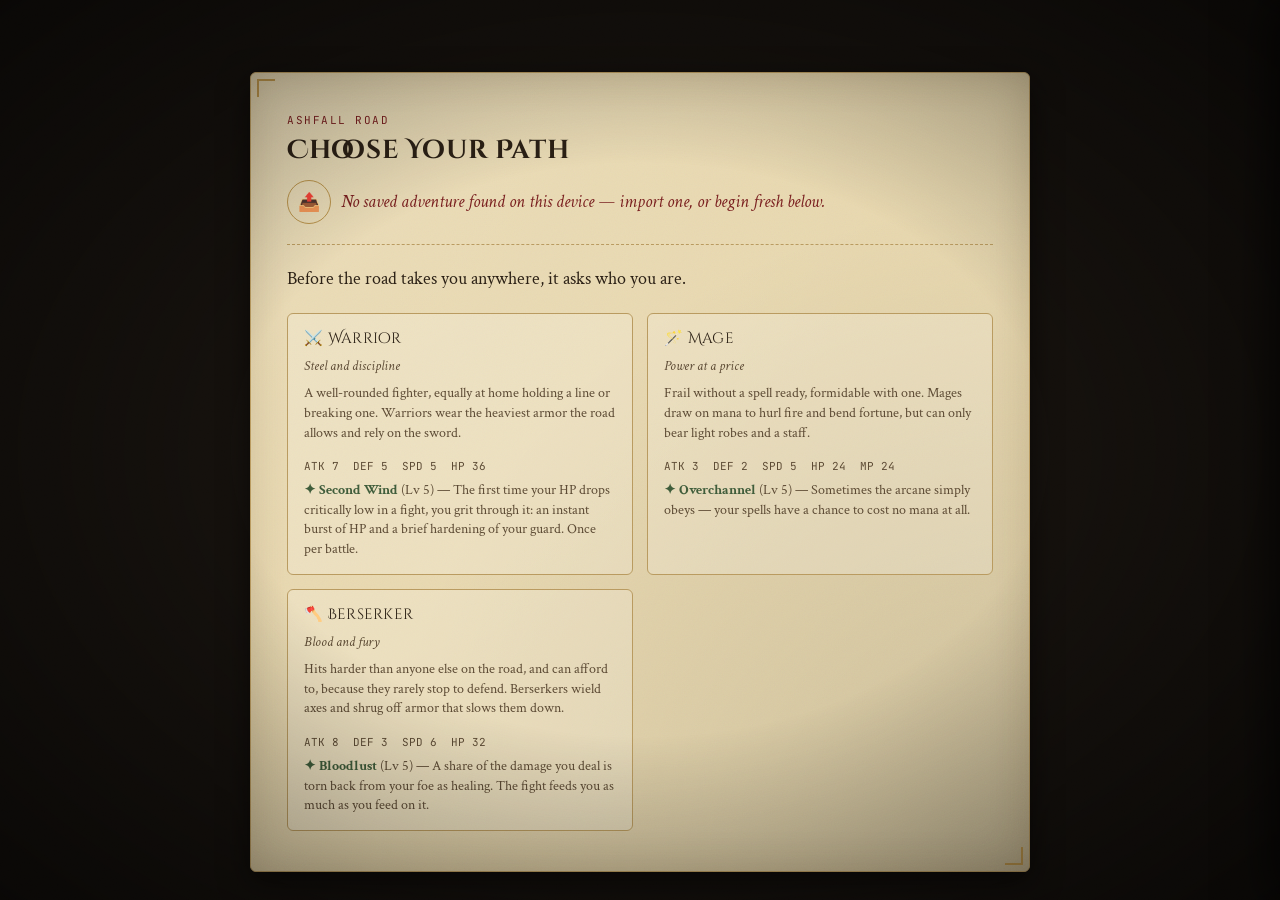
<file: index.html>
<!DOCTYPE html>
<html lang="en">
<head>
<meta charset="UTF-8">
<meta name="viewport" content="width=device-width, initial-scale=1.0, maximum-scale=1.0">
<title>Ashfall Road — A Text RPG</title>
<link rel="preconnect" href="https://fonts.googleapis.com">
<link rel="preconnect" href="https://fonts.gstatic.com" crossorigin>
<link href="https://fonts.googleapis.com/css2?family=Cinzel+Decorative:wght@700;900&family=Crimson+Text:ital,wght@0,400;0,600;0,700;1,400&family=JetBrains+Mono:wght@400;600;700&display=swap" rel="stylesheet">
<link rel="stylesheet" href="style.css">
</head>
<body>

<div id="app">

  <header id="header">
    <div class="header-left">
      <div class="header-emblem">&#9876;</div>
      <div class="header-titles">
        <h1 class="game-title">Ashfall Road</h1>
        <p class="game-subtitle" id="location-subtitle">A Wanderer's Journal</p>
      </div>
    </div>
    <div class="header-stats">
      <div class="hp-wrap" title="Health">
        <span class="label">HP</span>
        <div class="bar hp-bar"><div class="bar-fill hp-fill" id="hp-fill"></div></div>
        <span class="bar-text" id="hp-text">30 / 30</span>
      </div>
      <div class="stat-chip" title="Level">
        <span class="chip-label">LV</span><span id="level-text">1</span>
      </div>
      <div class="stat-chip gold-chip" title="Gold">
        <span class="coin">&#9670;</span><span id="gold-text">50</span>
      </div>
    </div>
    <button class="ghost-btn" id="settings-toggle" data-action="open-settings" title="Settings">&#9881;&#65039; Settings</button>
    <button class="ghost-btn" id="inventory-toggle" data-action="toggle-inventory">Satchel</button>
  </header>

  <main id="main">
    <aside id="char-panel" class="ornate-panel">
      <div class="char-sigil"><span id="char-initial">W</span></div>
      <h2 id="char-name">The Wanderer</h2>
      <p class="char-level-line" title="Your overall experience. Higher levels raise all your base stats.">Level <span id="char-level">1</span></p>

      <div class="xp-wrap" title="Experience earned from defeating enemies. Fill the bar to gain a level.">
        <div class="bar xp-bar"><div class="bar-fill xp-fill" id="char-xp-fill"></div></div>
        <span class="bar-text small" id="char-xp-text">0 / 20 XP</span>
      </div>

      <div class="mana-wrap" id="mana-wrap" style="display:none;" title="Spent to cast spells. Regenerates slowly on its own, or instantly with a mana potion.">
        <div class="bar mana-bar"><div class="bar-fill mana-fill" id="char-mana-fill"></div></div>
        <span class="bar-text small" id="char-mana-text">0 / 0 MP</span>
      </div>

      <div class="ability-wrap" id="ability-wrap">
        <div class="bar ability-bar"><div class="bar-fill ability-fill" id="char-ability-fill"></div></div>
        <span class="bar-text small" id="char-ability-text">Ability</span>
      </div>

      <div class="stat-rows">
        <div class="stat-row" title="How hard you hit. Higher Attack means more damage dealt with weapon strikes and most spells.">
          <span class="stat-icon">&#9876;</span><span class="stat-name">Attack</span><span class="stat-value" id="stat-atk">5</span>
        </div>
        <div class="stat-row" title="How well you shrug off hits. Higher Defense reduces the damage you take from enemy attacks.">
          <span class="stat-icon">&#128737;</span><span class="stat-name">Defense</span><span class="stat-value" id="stat-def">2</span>
        </div>
        <div class="stat-row" title="How quick you are on your feet. Higher Speed improves your odds of fleeing combat successfully.">
          <span class="stat-icon">&#10148;</span><span class="stat-name">Speed</span><span class="stat-value" id="stat-spd">5</span>
        </div>
        <div class="stat-row" title="The most health you can have. If your HP reaches 0 in combat, you fall and wake up back in Millhaven.">
          <span class="stat-icon">&#10084;</span><span class="stat-name">Max HP</span><span class="stat-value" id="stat-maxhp">30</span>
        </div>
      </div>

      <div class="equip-section">
        <p class="section-label">Equipped</p>
        <button class="equip-slot" id="eq-weapon" data-action="open-slot" data-slot="weapon">
          <span class="slot-icon">&#9876;</span>
          <span class="slot-text">
            <span class="slot-title">Weapon</span>
            <span class="slot-item">— none —</span>
          </span>
        </button>
        <button class="equip-slot" id="eq-armor" data-action="open-slot" data-slot="armor">
          <span class="slot-icon">&#128737;</span>
          <span class="slot-text">
            <span class="slot-title">Armor</span>
            <span class="slot-item">— none —</span>
          </span>
        </button>
        <button class="equip-slot" id="eq-trinket" data-action="open-slot" data-slot="trinket">
          <span class="slot-icon">&#128142;</span>
          <span class="slot-text">
            <span class="slot-title">Trinket</span>
            <span class="slot-item">— none —</span>
          </span>
        </button>
      </div>

      <div class="buffs-section">
        <p class="section-label">Active Effects</p>
        <div id="buffs-list" class="buffs-list">
          <p class="empty-note">No active effects.</p>
        </div>
      </div>
    </aside>

    <section id="scene-panel" class="ornate-panel">
      <div id="scene-content"><!-- populated by game.js --></div>
    </section>
  </main>

  <footer id="journal">
    <p class="journal-label">Journal</p>
    <div id="journal-log"></div>
  </footer>

</div>

<div id="inventory-drawer" class="drawer">
  <div class="drawer-header">
    <h2>Satchel</h2>
    <button class="ghost-btn" id="close-inventory" data-action="toggle-inventory">Close</button>
  </div>
  <div id="inventory-content" class="drawer-content"><!-- populated by game.js --></div>
</div>

<div id="drawer-backdrop" data-action="toggle-inventory"></div>

<div id="settings-modal" class="modal">
  <div class="drawer-header">
    <h2>Settings</h2>
    <button class="ghost-btn" data-action="close-settings">Close</button>
  </div>
  <div id="settings-content" class="drawer-content"><!-- populated by game.js --></div>
</div>

<div id="modal-backdrop" data-action="close-settings"></div>

<input type="file" id="import-file-input" accept="application/json,.json" style="display:none;">

<script src="game.js"></script>
</body>
</html>
</file>
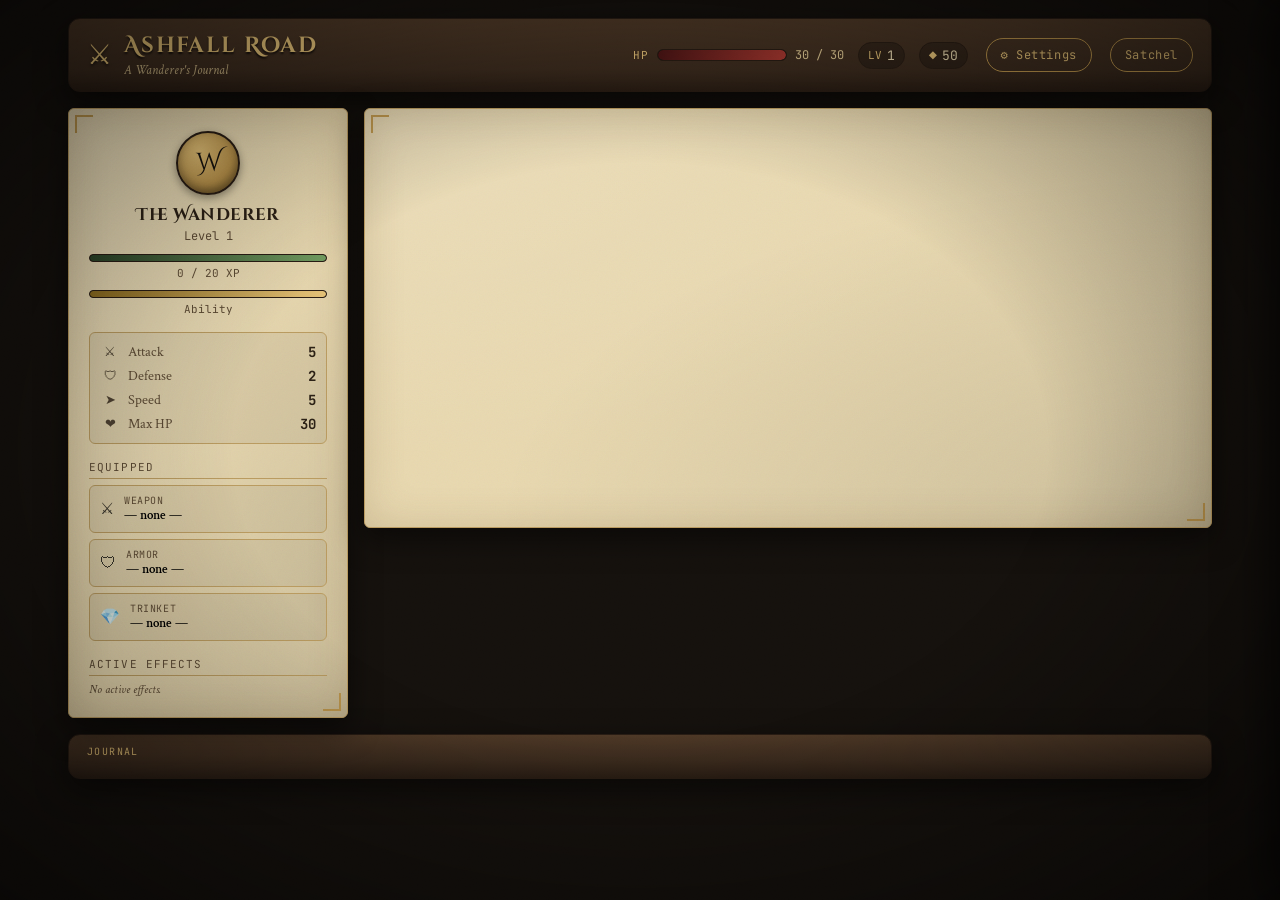
<file: VERSIONS/Ashfall Road v1.1.0/index.html>
<!DOCTYPE html>
<html lang="en">
<head>
<meta charset="UTF-8">
<meta name="viewport" content="width=device-width, initial-scale=1.0, maximum-scale=1.0">
<title>Ashfall Road — A Text RPG</title>
<link rel="preconnect" href="https://fonts.googleapis.com">
<link rel="preconnect" href="https://fonts.gstatic.com" crossorigin>
<link href="https://fonts.googleapis.com/css2?family=Cinzel+Decorative:wght@700;900&family=Crimson+Text:ital,wght@0,400;0,600;0,700;1,400&family=JetBrains+Mono:wght@400;600;700&display=swap" rel="stylesheet">
<link rel="stylesheet" href="style.css">
</head>
<body>

<div id="app">

  <header id="header">
    <div class="header-left">
      <div class="header-emblem">&#9876;</div>
      <div class="header-titles">
        <h1 class="game-title">Ashfall Road</h1>
        <p class="game-subtitle" id="location-subtitle">A Wanderer's Journal</p>
      </div>
    </div>
    <div class="header-stats">
      <div class="hp-wrap" title="Health">
        <span class="label">HP</span>
        <div class="bar hp-bar"><div class="bar-fill hp-fill" id="hp-fill"></div></div>
        <span class="bar-text" id="hp-text">30 / 30</span>
      </div>
      <div class="stat-chip" title="Level">
        <span class="chip-label">LV</span><span id="level-text">1</span>
      </div>
      <div class="stat-chip gold-chip" title="Gold">
        <span class="coin">&#9670;</span><span id="gold-text">50</span>
      </div>
    </div>
    <button class="ghost-btn" id="settings-toggle" data-action="open-settings" title="Settings">&#9881;&#65039; Settings</button>
    <button class="ghost-btn" id="inventory-toggle" data-action="toggle-inventory">Satchel</button>
  </header>

  <main id="main">
    <aside id="char-panel" class="ornate-panel">
      <div class="char-sigil"><span id="char-initial">W</span></div>
      <h2 id="char-name">The Wanderer</h2>
      <p class="char-level-line" title="Your overall experience. Higher levels raise all your base stats.">Level <span id="char-level">1</span></p>

      <div class="xp-wrap" title="Experience earned from defeating enemies. Fill the bar to gain a level.">
        <div class="bar xp-bar"><div class="bar-fill xp-fill" id="char-xp-fill"></div></div>
        <span class="bar-text small" id="char-xp-text">0 / 20 XP</span>
      </div>

      <div class="mana-wrap" id="mana-wrap" style="display:none;" title="Spent to cast spells. Regenerates slowly on its own, or instantly with a mana potion.">
        <div class="bar mana-bar"><div class="bar-fill mana-fill" id="char-mana-fill"></div></div>
        <span class="bar-text small" id="char-mana-text">0 / 0 MP</span>
      </div>

      <div class="ability-wrap" id="ability-wrap">
        <div class="bar ability-bar"><div class="bar-fill ability-fill" id="char-ability-fill"></div></div>
        <span class="bar-text small" id="char-ability-text">Ability</span>
      </div>

      <div class="stat-rows">
        <div class="stat-row" title="How hard you hit. Higher Attack means more damage dealt with weapon strikes and most spells.">
          <span class="stat-icon">&#9876;</span><span class="stat-name">Attack</span><span class="stat-value" id="stat-atk">5</span>
        </div>
        <div class="stat-row" title="How well you shrug off hits. Higher Defense reduces the damage you take from enemy attacks.">
          <span class="stat-icon">&#128737;</span><span class="stat-name">Defense</span><span class="stat-value" id="stat-def">2</span>
        </div>
        <div class="stat-row" title="How quick you are on your feet. Higher Speed improves your odds of fleeing combat successfully.">
          <span class="stat-icon">&#10148;</span><span class="stat-name">Speed</span><span class="stat-value" id="stat-spd">5</span>
        </div>
        <div class="stat-row" title="The most health you can have. If your HP reaches 0 in combat, you fall and wake up back in Millhaven.">
          <span class="stat-icon">&#10084;</span><span class="stat-name">Max HP</span><span class="stat-value" id="stat-maxhp">30</span>
        </div>
      </div>

      <div class="equip-section">
        <p class="section-label">Equipped</p>
        <button class="equip-slot" id="eq-weapon" data-action="open-slot" data-slot="weapon">
          <span class="slot-icon">&#9876;</span>
          <span class="slot-text">
            <span class="slot-title">Weapon</span>
            <span class="slot-item">— none —</span>
          </span>
        </button>
        <button class="equip-slot" id="eq-armor" data-action="open-slot" data-slot="armor">
          <span class="slot-icon">&#128737;</span>
          <span class="slot-text">
            <span class="slot-title">Armor</span>
            <span class="slot-item">— none —</span>
          </span>
        </button>
        <button class="equip-slot" id="eq-trinket" data-action="open-slot" data-slot="trinket">
          <span class="slot-icon">&#128142;</span>
          <span class="slot-text">
            <span class="slot-title">Trinket</span>
            <span class="slot-item">— none —</span>
          </span>
        </button>
      </div>

      <div class="buffs-section">
        <p class="section-label">Active Effects</p>
        <div id="buffs-list" class="buffs-list">
          <p class="empty-note">No active effects.</p>
        </div>
      </div>
    </aside>

    <section id="scene-panel" class="ornate-panel">
      <div id="scene-content"><!-- populated by game.js --></div>
    </section>
  </main>

  <footer id="journal">
    <p class="journal-label">Journal</p>
    <div id="journal-log"></div>
  </footer>

</div>

<div id="inventory-drawer" class="drawer">
  <div class="drawer-header">
    <h2>Satchel</h2>
    <button class="ghost-btn" id="close-inventory" data-action="toggle-inventory">Close</button>
  </div>
  <div id="inventory-content" class="drawer-content"><!-- populated by game.js --></div>
</div>

<div id="drawer-backdrop" data-action="toggle-inventory"></div>

<div id="settings-modal" class="modal">
  <div class="drawer-header">
    <h2>Settings</h2>
    <button class="ghost-btn" data-action="close-settings">Close</button>
  </div>
  <div id="settings-content" class="drawer-content"><!-- populated by game.js --></div>
</div>

<div id="modal-backdrop" data-action="close-settings"></div>

<input type="file" id="import-file-input" accept="application/json,.json" style="display:none;">

<script src="game.js"></script>
</body>
</html>
</file>
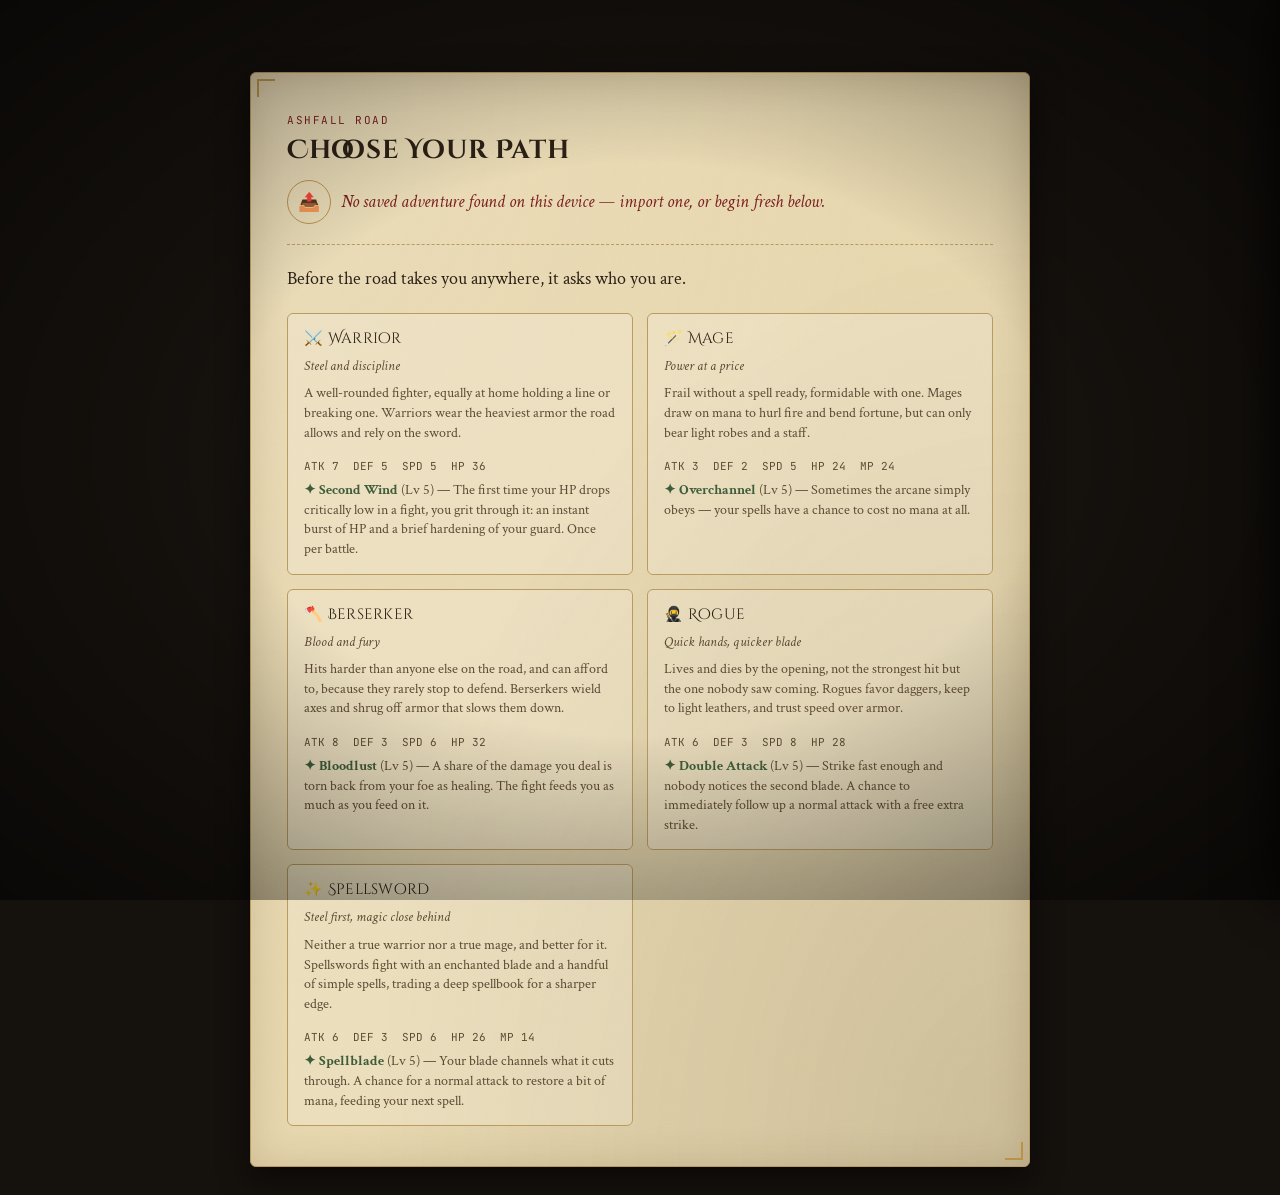
<file: VERSIONS/Ashfall Road v1.5.1/index.html>
<!DOCTYPE html>
<html lang="en">
<head>
<meta charset="UTF-8">
<meta name="viewport" content="width=device-width, initial-scale=1.0, maximum-scale=1.0">
<title>Ashfall Road — A Text RPG</title>
<link rel="preconnect" href="https://fonts.googleapis.com">
<link rel="preconnect" href="https://fonts.gstatic.com" crossorigin>
<link href="https://fonts.googleapis.com/css2?family=Cinzel+Decorative:wght@700;900&family=Crimson+Text:ital,wght@0,400;0,600;0,700;1,400&family=JetBrains+Mono:wght@400;600;700&display=swap" rel="stylesheet">
<link rel="stylesheet" href="style.css">
</head>
<body>

<div id="app">

  <header id="header">
    <div class="header-left">
      <div class="header-emblem">&#9876;</div>
      <div class="header-titles">
        <h1 class="game-title">Ashfall Road</h1>
        <p class="game-subtitle" id="location-subtitle">A Wanderer's Journal</p>
      </div>
    </div>
    <div class="header-stats">
      <div class="hp-wrap" title="Health">
        <span class="label">HP</span>
        <div class="bar hp-bar"><div class="bar-fill hp-fill" id="hp-fill"></div></div>
        <span class="bar-text" id="hp-text">30 / 30</span>
      </div>
      <div class="stat-chip" title="Level">
        <span class="chip-label">LV</span><span id="level-text">1</span>
      </div>
      <div class="stat-chip gold-chip" title="Gold">
        <span class="coin">&#9670;</span><span id="gold-text">50</span>
      </div>
    </div>
    <button class="ghost-btn" id="settings-toggle" data-action="open-settings" title="Settings">&#9881;&#65039; Settings</button>
    <button class="ghost-btn" id="inventory-toggle" data-action="toggle-inventory">Satchel</button>
  </header>

  <main id="main">
    <aside id="char-panel" class="ornate-panel">
      <div class="char-sigil"><span id="char-initial">W</span></div>
      <h2 id="char-name">The Wanderer</h2>
      <p class="char-level-line" title="Your overall experience. Higher levels raise all your base stats.">Level <span id="char-level">1</span></p>

      <div class="xp-wrap" title="Experience earned from defeating enemies. Fill the bar to gain a level.">
        <div class="bar xp-bar"><div class="bar-fill xp-fill" id="char-xp-fill"></div></div>
        <span class="bar-text small" id="char-xp-text">0 / 20 XP</span>
      </div>

      <div class="mana-wrap" id="mana-wrap" style="display:none;" title="Spent to cast spells. Regenerates slowly on its own, or instantly with a mana potion.">
        <div class="bar mana-bar"><div class="bar-fill mana-fill" id="char-mana-fill"></div></div>
        <span class="bar-text small" id="char-mana-text">0 / 0 MP</span>
      </div>

      <div class="ability-wrap" id="ability-wrap">
        <div class="bar ability-bar"><div class="bar-fill ability-fill" id="char-ability-fill"></div></div>
        <span class="bar-text small" id="char-ability-text">Ability</span>
      </div>

      <div class="stat-rows">
        <div class="stat-row" title="How hard you hit. Higher Attack means more damage dealt with weapon strikes and most spells.">
          <span class="stat-icon">&#9876;</span><span class="stat-name">Attack</span><span class="stat-value" id="stat-atk">5</span>
        </div>
        <div class="stat-row" title="How well you shrug off hits. Higher Defense reduces the damage you take from enemy attacks.">
          <span class="stat-icon">&#128737;</span><span class="stat-name">Defense</span><span class="stat-value" id="stat-def">2</span>
        </div>
        <div class="stat-row" title="How quick you are on your feet. Higher Speed improves your odds of fleeing combat successfully.">
          <span class="stat-icon">&#10148;</span><span class="stat-name">Speed</span><span class="stat-value" id="stat-spd">5</span>
        </div>
        <div class="stat-row" title="The most health you can have. If your HP reaches 0 in combat, you fall and wake up back in Millhaven.">
          <span class="stat-icon">&#10084;</span><span class="stat-name">Max HP</span><span class="stat-value" id="stat-maxhp">30</span>
        </div>
        <div class="stat-row" title="Your chance to land a critical hit for bonus damage on an attack, spell, or counterattack.">
          <span class="stat-icon">&#9889;</span><span class="stat-name">Crit Chance</span><span class="stat-value" id="stat-crit">8%</span>
        </div>
      </div>

      <div class="equip-section">
        <p class="section-label">Equipped</p>
        <button class="equip-slot" id="eq-weapon" data-action="open-slot" data-slot="weapon">
          <span class="slot-icon">&#9876;</span>
          <span class="slot-text">
            <span class="slot-title">Weapon</span>
            <span class="slot-item">— none —</span>
          </span>
        </button>
        <button class="equip-slot" id="eq-armor" data-action="open-slot" data-slot="armor">
          <span class="slot-icon">&#128737;</span>
          <span class="slot-text">
            <span class="slot-title">Armor</span>
            <span class="slot-item">— none —</span>
          </span>
        </button>
        <button class="equip-slot" id="eq-trinket" data-action="open-slot" data-slot="trinket">
          <span class="slot-icon">&#128142;</span>
          <span class="slot-text">
            <span class="slot-title">Trinket</span>
            <span class="slot-item">— none —</span>
          </span>
        </button>
      </div>

      <div class="buffs-section">
        <p class="section-label">Active Effects</p>
        <div id="buffs-list" class="buffs-list">
          <p class="empty-note">No active effects.</p>
        </div>
      </div>
    </aside>

    <section id="scene-panel" class="ornate-panel">
      <div id="scene-content"><!-- populated by game.js --></div>
    </section>
  </main>

  <footer id="journal">
    <p class="journal-label">Journal</p>
    <div id="journal-log"></div>
  </footer>

</div>

<div id="inventory-drawer" class="drawer">
  <div class="drawer-header">
    <h2>Satchel</h2>
    <button class="ghost-btn" id="close-inventory" data-action="toggle-inventory">Close</button>
  </div>
  <div id="inventory-content" class="drawer-content"><!-- populated by game.js --></div>
</div>

<div id="drawer-backdrop" data-action="toggle-inventory"></div>

<div id="settings-modal" class="modal">
  <div class="drawer-header">
    <h2>Settings</h2>
    <button class="ghost-btn" data-action="close-settings">Close</button>
  </div>
  <div id="settings-content" class="drawer-content"><!-- populated by game.js --></div>
</div>

<div id="modal-backdrop" data-action="close-settings"></div>

<input type="file" id="import-file-input" accept="application/json,.json" style="display:none;">

<script src="game.js"></script>
</body>
</html>
</file>
<file: style.css>
/* =========================================================
   ASHFALL ROAD — stylesheet
   A weathered-tome / wax-seal aesthetic for a text RPG.
   ========================================================= */

:root {
  /* -- palette -- */
  --ink-black: #15110d;
  --ink-black-2: #1c1611;
  --leather: #3a2a1d;
  --leather-dark: #281c13;
  --leather-light: #4d3826;
  --parchment: #e8d8ae;
  --parchment-2: #ddc691;
  --parchment-edge: #b99a5f;
  --ink-text: #2b2015;
  --ink-text-soft: #5c4a34;
  --brass: #b9924a;
  --brass-light: #e3c076;
  --blood: #7a2020;
  --blood-light: #a5372f;
  --blood-dark: #4a1414;
  --forest: #3f5c3a;
  --forest-light: #6f9a5f;
  --steel: #83796a;

  --rarity-common: #8d8577;
  --rarity-uncommon: #3f7a3f;
  --rarity-rare: #3a689f;
  --rarity-epic: #8a45c4;

  --font-display: 'Cinzel Decorative', 'Georgia', serif;
  --font-body: 'Crimson Text', Georgia, serif;
  --font-mono: 'JetBrains Mono', 'Courier New', monospace;

  --radius-s: 6px;
  --radius-m: 12px;
  --shadow-deep: 0 10px 30px rgba(0,0,0,0.55);
}

* { box-sizing: border-box; }

html, body {
  margin: 0;
  padding: 0;
  min-height: 100%;
  background: var(--ink-black);
}

body {
  font-family: var(--font-body);
  color: var(--ink-text);
  position: relative;
  overflow-x: hidden;
}

/* ambient grain + vignette, no external image assets required */
body::before {
  content: '';
  position: fixed;
  inset: 0;
  pointer-events: none;
  z-index: 500;
  background-image: url("data:image/svg+xml,%3Csvg xmlns='http://www.w3.org/2000/svg' width='180' height='180'%3E%3Cfilter id='n'%3E%3CfeTurbulence type='fractalNoise' baseFrequency='0.85' numOctaves='2' stitchTiles='stitch'/%3E%3C/filter%3E%3Crect width='100%25' height='100%25' filter='url(%23n)' opacity='0.045'/%3E%3C/svg%3E");
  mix-blend-mode: overlay;
}
body::after {
  content: '';
  position: fixed;
  inset: 0;
  pointer-events: none;
  z-index: 499;
  background: radial-gradient(ellipse at center, rgba(0,0,0,0) 45%, rgba(0,0,0,0.55) 100%);
}

::selection { background: var(--brass); color: var(--ink-black); }

::-webkit-scrollbar { width: 10px; height: 10px; }
::-webkit-scrollbar-track { background: var(--leather-dark); }
::-webkit-scrollbar-thumb { background: var(--brass); border-radius: 8px; border: 2px solid var(--leather-dark); }

button { font-family: inherit; cursor: pointer; }
button:disabled { cursor: not-allowed; opacity: 0.45; }

/* =========================================================
   layout shell
   ========================================================= */

#app {
  max-width: 1180px;
  margin: 0 auto;
  padding: 18px 18px 28px;
  min-height: 100vh;
  display: flex;
  flex-direction: column;
  gap: 16px;
  animation: fade-up 0.6s ease both;
}

@keyframes fade-up {
  from { opacity: 0; transform: translateY(10px); }
  to { opacity: 1; transform: translateY(0); }
}

/* -- ornate panel utility: aged paper + brass corner brackets -- */
.ornate-panel {
  position: relative;
  background-color: var(--parchment);
  background-image:
    radial-gradient(ellipse at top left, rgba(255,255,255,0.12), transparent 60%),
    radial-gradient(ellipse at bottom right, rgba(0,0,0,0.12), transparent 60%),
    url("data:image/svg+xml,%3Csvg xmlns='http://www.w3.org/2000/svg' width='180' height='180'%3E%3Cfilter id='n'%3E%3CfeTurbulence type='fractalNoise' baseFrequency='0.9' numOctaves='2' stitchTiles='stitch'/%3E%3C/filter%3E%3Crect width='100%25' height='100%25' filter='url(%23n)' opacity='0.05'/%3E%3C/svg%3E");
  border: 1px solid var(--parchment-edge);
  box-shadow: var(--shadow-deep), inset 0 0 40px rgba(90, 60, 20, 0.18);
  border-radius: var(--radius-s);
}
.ornate-panel::before,
.ornate-panel::after {
  content: '';
  position: absolute;
  width: 16px;
  height: 16px;
  pointer-events: none;
}
.ornate-panel::before { top: 6px; left: 6px; border-top: 2px solid var(--brass); border-left: 2px solid var(--brass); }
.ornate-panel::after { bottom: 6px; right: 6px; border-bottom: 2px solid var(--brass); border-right: 2px solid var(--brass); }

/* =========================================================
   header
   ========================================================= */

#header {
  display: flex;
  align-items: center;
  gap: 18px;
  background: linear-gradient(180deg, var(--leather-light), var(--leather) 70%, var(--leather-dark));
  border: 1px solid var(--leather-dark);
  border-radius: var(--radius-m);
  padding: 12px 18px;
  box-shadow: var(--shadow-deep);
}

.header-left { display: flex; align-items: center; gap: 12px; min-width: 0; }

.header-emblem {
  font-size: 28px;
  color: var(--brass-light);
  text-shadow: 0 2px 3px rgba(0,0,0,0.6);
  flex-shrink: 0;
}

.header-titles { min-width: 0; }

.game-title {
  font-family: var(--font-display);
  font-weight: 700;
  font-size: 22px;
  letter-spacing: 0.06em;
  color: var(--brass-light);
  margin: 0;
  text-shadow: 0 2px 2px rgba(0,0,0,0.7);
  white-space: nowrap;
}

.game-subtitle {
  margin: 2px 0 0;
  font-size: 13px;
  color: var(--parchment-2);
  font-style: italic;
  opacity: 0.85;
  white-space: nowrap;
  overflow: hidden;
  text-overflow: ellipsis;
}

.header-stats {
  display: flex;
  align-items: center;
  gap: 14px;
  margin-left: auto;
  flex-wrap: wrap;
}

.hp-wrap { display: flex; align-items: center; gap: 8px; }
.hp-wrap .label {
  font-family: var(--font-mono);
  font-size: 11px;
  color: var(--brass-light);
  letter-spacing: 0.08em;
}

.bar {
  width: 130px;
  height: 12px;
  background: var(--ink-black-2);
  border: 1px solid var(--leather-dark);
  border-radius: 20px;
  overflow: hidden;
  box-shadow: inset 0 2px 4px rgba(0,0,0,0.6);
}
.bar-fill {
  height: 100%;
  border-radius: 20px;
  transition: width 0.4s ease;
}
.hp-fill { background: linear-gradient(90deg, var(--blood-dark), var(--blood-light)); }
.xp-fill { background: linear-gradient(90deg, #2c4429, var(--forest-light)); }

.bar-text {
  font-family: var(--font-mono);
  font-size: 12px;
  color: var(--ink-text-soft);
  white-space: nowrap;
}
.bar-text.small { font-size: 11px; }
#header .bar-text { color: var(--parchment-2); }

.stat-chip {
  display: flex;
  align-items: center;
  gap: 5px;
  font-family: var(--font-mono);
  font-size: 13px;
  color: var(--parchment);
  background: rgba(0,0,0,0.25);
  border: 1px solid var(--leather-dark);
  padding: 4px 9px;
  border-radius: 20px;
}
.chip-label { color: var(--brass-light); font-size: 11px; }
.gold-chip .coin { color: var(--brass-light); }

/* =========================================================
   buttons
   ========================================================= */

.ghost-btn {
  background: transparent;
  border: 1px solid var(--ink-text-soft);
  color: var(--ink-text);
  font-family: var(--font-mono);
  font-size: 12px;
  letter-spacing: 0.05em;
  padding: 8px 14px;
  border-radius: 20px;
  transition: background 0.2s ease, color 0.2s ease, transform 0.15s ease;
  flex-shrink: 0;
}
.ghost-btn:hover:not(:disabled) { background: var(--ink-text); color: var(--parchment); transform: translateY(-1px); }
#header .ghost-btn { border-color: var(--brass); color: var(--brass-light); }
#header .ghost-btn:hover:not(:disabled) { background: var(--brass); color: var(--ink-black); }

/* signature element: the wax-seal action button */
.seal-btn {
  position: relative;
  display: inline-flex;
  align-items: center;
  justify-content: center;
  gap: 8px;
  font-family: var(--font-display);
  font-weight: 700;
  font-size: 14px;
  letter-spacing: 0.06em;
  text-transform: uppercase;
  color: var(--brass-light);
  background: radial-gradient(circle at 32% 28%, var(--blood-light), var(--blood) 55%, var(--blood-dark) 100%);
  border: 3px double var(--brass);
  border-radius: 14px;
  padding: 12px 22px;
  box-shadow:
    inset 0 2px 3px rgba(255,255,255,0.25),
    inset 0 -6px 10px rgba(0,0,0,0.45),
    0 6px 14px rgba(0,0,0,0.55);
  text-shadow: 0 1px 2px rgba(0,0,0,0.7);
  transition: transform 0.15s ease, box-shadow 0.15s ease;
}
.seal-btn:hover:not(:disabled) { transform: translateY(-2px); box-shadow: inset 0 2px 3px rgba(255,255,255,0.3), inset 0 -6px 10px rgba(0,0,0,0.45), 0 9px 18px rgba(0,0,0,0.6); }
.seal-btn:active:not(:disabled) { transform: translateY(0); }
.seal-btn.small { padding: 8px 16px; font-size: 12px; border-radius: 10px; }
.seal-btn.wide { width: 100%; }
.seal-btn.forest { background: radial-gradient(circle at 32% 28%, var(--forest-light), var(--forest) 55%, #223420 100%); }
.seal-btn.steel { background: radial-gradient(circle at 32% 28%, #8b8272, var(--steel) 55%, #4b463c 100%); }

.text-btn {
  background: none;
  border: none;
  color: var(--blood);
  font-family: var(--font-mono);
  font-size: 12px;
  text-decoration: underline;
  padding: 4px;
}
.text-btn:hover:not(:disabled) { color: var(--blood-light); }

/* =========================================================
   main content grid
   ========================================================= */

#main {
  display: grid;
  grid-template-columns: 280px 1fr;
  gap: 16px;
  align-items: start;
}

/* -- character panel -- */
#char-panel { padding: 22px 20px 20px; text-align: center; }

.char-sigil {
  width: 64px;
  height: 64px;
  margin: 0 auto 8px;
  border-radius: 50%;
  background: radial-gradient(circle at 35% 30%, var(--brass-light), var(--brass) 60%, #7d5f28 100%);
  border: 2px solid var(--leather-dark);
  display: flex;
  align-items: center;
  justify-content: center;
  font-family: var(--font-display);
  font-size: 26px;
  color: var(--ink-black);
  box-shadow: inset 0 -4px 8px rgba(0,0,0,0.35), 0 3px 8px rgba(0,0,0,0.4);
}

#char-panel h2 {
  font-family: var(--font-display);
  font-size: 17px;
  letter-spacing: 0.02em;
  margin: 0 0 2px;
  color: var(--ink-text);
}
.char-level-line {
  margin: 0 0 10px;
  font-size: 12px;
  color: var(--ink-text-soft);
  font-family: var(--font-mono);
}

.xp-wrap { display: flex; flex-direction: column; align-items: center; gap: 4px; margin-bottom: 10px; }
.xp-wrap .bar { width: 100%; height: 8px; }

.mana-wrap { display: flex; flex-direction: column; align-items: center; gap: 4px; margin-bottom: 16px; }
.mana-wrap .bar { width: 100%; height: 8px; }
.mana-fill { background: linear-gradient(90deg, #2a2e57, #6f7ede); }

.ability-wrap { display: flex; flex-direction: column; align-items: center; gap: 4px; margin-bottom: 16px; }
.ability-wrap .bar { width: 100%; height: 8px; }
.ability-fill { background: linear-gradient(90deg, #8a6a1f, var(--brass-light)); transition: width 0.5s ease; }
.ability-wrap.unlocked .bar { box-shadow: inset 0 2px 4px rgba(0,0,0,0.6), 0 0 8px rgba(227,192,118,0.7); }
.ability-wrap.unlocked #char-ability-text { color: #7a5f1f; font-weight: 700; }

.stat-rows {
  display: flex;
  flex-direction: column;
  gap: 6px;
  margin-bottom: 16px;
  padding: 10px;
  background: rgba(0,0,0,0.05);
  border: 1px solid var(--parchment-edge);
  border-radius: var(--radius-s);
}
.stat-row {
  display: grid;
  grid-template-columns: 20px 1fr auto;
  align-items: center;
  gap: 8px;
  font-size: 14px;
}
.stat-icon { font-size: 13px; opacity: 0.8; }
.stat-name { text-align: left; color: var(--ink-text-soft); }
.stat-value { font-family: var(--font-mono); font-weight: 700; }

.section-label {
  font-family: var(--font-mono);
  font-size: 11px;
  letter-spacing: 0.1em;
  text-transform: uppercase;
  color: var(--ink-text-soft);
  text-align: left;
  margin: 0 0 6px;
  border-bottom: 1px solid var(--parchment-edge);
  padding-bottom: 4px;
}

.equip-section { margin-bottom: 16px; }

.equip-slot {
  width: 100%;
  display: flex;
  align-items: center;
  gap: 10px;
  background: rgba(0,0,0,0.05);
  border: 1px solid var(--parchment-edge);
  border-radius: var(--radius-s);
  padding: 8px 10px;
  margin-bottom: 6px;
  text-align: left;
  transition: background 0.15s ease;
}
.equip-slot:hover { background: rgba(0,0,0,0.1); }
.slot-icon { font-size: 16px; opacity: 0.75; flex-shrink: 0; }
.slot-text { display: flex; flex-direction: column; min-width: 0; }
.slot-title { font-family: var(--font-mono); font-size: 10px; text-transform: uppercase; letter-spacing: 0.06em; color: var(--ink-text-soft); }
.slot-item { font-size: 13px; font-weight: 600; white-space: nowrap; overflow: hidden; text-overflow: ellipsis; }

.buffs-section { text-align: left; }
.buffs-list { display: flex; flex-direction: column; gap: 6px; }
.empty-note { font-size: 12px; color: var(--ink-text-soft); font-style: italic; margin: 0; }
.buff-chip {
  display: flex;
  justify-content: space-between;
  gap: 6px;
  font-size: 12px;
  background: rgba(63,92,58,0.15);
  border: 1px solid var(--forest);
  color: var(--forest);
  border-radius: var(--radius-s);
  padding: 4px 8px;
}
.buff-chip .buff-turns { font-family: var(--font-mono); opacity: 0.8; }

/* -- scene panel -- */
#scene-panel { padding: 26px 28px; min-height: 420px; }

#scene-content { animation: scene-in 0.35s ease both; }
@keyframes scene-in { from { opacity: 0; transform: translateY(6px); } to { opacity: 1; transform: translateY(0); } }

.scene-eyebrow {
  font-family: var(--font-mono);
  font-size: 11px;
  letter-spacing: 0.14em;
  text-transform: uppercase;
  color: var(--blood);
  margin: 0 0 6px;
}
.scene-title {
  font-family: var(--font-display);
  font-size: 26px;
  letter-spacing: 0.03em;
  margin: 0 0 12px;
  color: var(--ink-text);
}
.scene-text {
  font-size: 18px;
  line-height: 1.55;
  color: var(--ink-text);
  margin: 0 0 20px;
}
.scene-text em { color: var(--blood); font-style: italic; }

.action-row {
  display: flex;
  flex-wrap: wrap;
  gap: 12px;
  margin-top: 6px;
}

.divider {
  border: none;
  border-top: 1px dashed var(--parchment-edge);
  margin: 20px 0;
}

/* -- choice / option cards (travel paths, shop items, beds) -- */
.card-grid {
  display: grid;
  grid-template-columns: repeat(auto-fill, minmax(230px, 1fr));
  gap: 14px;
  margin-top: 10px;
}

.card {
  position: relative;
  text-align: left;
  background: rgba(255,255,255,0.18);
  border: 1px solid var(--parchment-edge);
  border-radius: var(--radius-s);
  padding: 14px 16px;
  display: flex;
  flex-direction: column;
  gap: 8px;
  transition: transform 0.15s ease, box-shadow 0.15s ease, background 0.15s ease;
}
.card:hover { transform: translateY(-3px); box-shadow: 0 8px 18px rgba(0,0,0,0.25); background: rgba(255,255,255,0.32); }

.card-title-row { display: flex; justify-content: space-between; align-items: baseline; gap: 8px; }
.card-title { font-family: var(--font-display); font-size: 15px; letter-spacing: 0.02em; }
.card-tag { font-family: var(--font-mono); font-size: 10px; text-transform: uppercase; letter-spacing: 0.06em; padding: 2px 7px; border-radius: 10px; }
.card-desc { font-size: 14px; color: var(--ink-text-soft); line-height: 1.4; margin: 0; }
.card-footer { margin-top: auto; display: flex; align-items: center; justify-content: space-between; gap: 8px; }
.card-price { font-family: var(--font-mono); font-size: 13px; color: var(--ink-text); }
.card-price .coin { color: var(--blood); }

.danger-1 { background: rgba(63,92,58,0.25); color: var(--forest); border: 1px solid var(--forest); }
.danger-2 { background: rgba(185,146,74,0.25); color: #8a6a1f; border: 1px solid var(--brass); }
.danger-3 { background: rgba(165,55,47,0.2); color: var(--blood); border: 1px solid var(--blood); }
.danger-4 { background: rgba(90,20,20,0.35); color: #fff; border: 1px solid var(--blood-dark); }

.side-road-card { border-left: 4px solid var(--blood-dark); background: rgba(122,32,32,0.08); }
.side-road-card:hover { background: rgba(122,32,32,0.16); }
.side-road-tag { background: rgba(74,20,20,0.55); color: #ffb3a3; border: 1px solid var(--blood-dark); }

/* -- item rows (inventory / shop sell lists) -- */
.item-list { display: flex; flex-direction: column; gap: 8px; }

.item-row {
  display: flex;
  align-items: center;
  gap: 12px;
  background: rgba(255,255,255,0.16);
  border: 1px solid var(--parchment-edge);
  border-radius: var(--radius-s);
  padding: 10px 12px;
}
.item-icon { font-size: 18px; width: 26px; text-align: center; flex-shrink: 0; }
.item-main { flex: 1; min-width: 0; }
.item-name-row { display: flex; align-items: center; gap: 6px; flex-wrap: wrap; }
.item-name { font-weight: 700; font-size: 14px; }
.item-qty { font-family: var(--font-mono); font-size: 11px; color: var(--ink-text-soft); }
.item-mods { font-family: var(--font-mono); font-size: 11px; color: var(--ink-text-soft); margin-top: 2px; }
.item-mods .pos { color: var(--forest); }
.item-mods .neg { color: var(--blood); }
.item-actions { display: flex; gap: 6px; flex-shrink: 0; flex-wrap: wrap; justify-content: flex-end; }

.rarity-common { color: var(--rarity-common); }
.rarity-uncommon { color: var(--rarity-uncommon); }
.rarity-rare { color: var(--rarity-rare); }
.rarity-epic { color: var(--rarity-epic); }

.small-btn {
  font-family: var(--font-mono);
  font-size: 11px;
  padding: 6px 10px;
  border-radius: 8px;
  border: 1px solid var(--leather-dark);
  background: var(--leather);
  color: var(--parchment);
  transition: background 0.15s ease, transform 0.15s ease;
}
.small-btn:hover:not(:disabled) { background: var(--leather-light); transform: translateY(-1px); }
.small-btn.buy { border-color: var(--forest); background: var(--forest); }
.small-btn.buy:hover:not(:disabled) { background: var(--forest-light); }
.small-btn.sell { border-color: var(--blood); background: var(--blood); }
.small-btn.sell:hover:not(:disabled) { background: var(--blood-light); }

.section-heading {
  font-family: var(--font-display);
  font-size: 16px;
  margin: 18px 0 10px;
  color: var(--ink-text);
}
.section-heading:first-child { margin-top: 0; }

/* -- combat -- */
.combat-grid {
  display: grid;
  grid-template-columns: 1fr auto 1fr;
  gap: 18px;
  align-items: center;
  margin-bottom: 18px;
}
.combatant {
  position: relative;
  text-align: center;
  padding: 14px;
  background: rgba(0,0,0,0.05);
  border: 1px solid var(--parchment-edge);
  border-radius: var(--radius-s);
}
.level-badge {
  position: absolute;
  top: 6px;
  left: 6px;
  font-family: var(--font-mono);
  font-size: 10px;
  letter-spacing: 0.04em;
  padding: 2px 7px;
  border-radius: 10px;
  background: rgba(0,0,0,0.35);
  color: var(--parchment);
  border: 1px solid var(--leather-dark);
}
.level-badge.boss-badge {
  background: rgba(90,20,20,0.55);
  color: #ffb3a3;
  border-color: var(--blood-dark);
}
.combatant .combatant-icon { font-size: 34px; display: block; margin-bottom: 6px; }
.combatant .combatant-name { font-family: var(--font-display); font-size: 15px; letter-spacing: 0.02em; margin: 0 0 8px; }
.combatant .bar { width: 100%; height: 10px; margin: 0 auto 4px; }
.vs-mark { font-family: var(--font-display); font-size: 20px; color: var(--blood); }

.combat-log {
  max-height: 130px;
  overflow-y: auto;
  background: rgba(0,0,0,0.06);
  border: 1px solid var(--parchment-edge);
  border-radius: var(--radius-s);
  padding: 10px 12px;
  margin-bottom: 16px;
  font-size: 13px;
  line-height: 1.5;
}
.combat-log p { margin: 0 0 4px; }
.combat-log p:last-child { margin-bottom: 0; color: var(--ink-text); font-weight: 600; }

/* =========================================================
   journal
   ========================================================= */

#journal {
  background: linear-gradient(180deg, var(--leather-light), var(--leather) 60%, var(--leather-dark));
  border: 1px solid var(--leather-dark);
  border-radius: var(--radius-m);
  padding: 10px 18px 14px;
  box-shadow: var(--shadow-deep);
}
.journal-label {
  font-family: var(--font-mono);
  font-size: 10px;
  letter-spacing: 0.14em;
  text-transform: uppercase;
  color: var(--brass-light);
  margin: 0 0 6px;
}
#journal-log {
  max-height: 92px;
  overflow-y: auto;
  display: flex;
  flex-direction: column-reverse;
  gap: 3px;
}
#journal-log p {
  margin: 0;
  font-size: 13px;
  color: var(--parchment-2);
  font-family: var(--font-body);
}
#journal-log p.log-good { color: var(--forest-light); }
#journal-log p.log-bad { color: #d97b6f; }
#journal-log p.log-gold { color: var(--brass-light); }

/* =========================================================
   inventory drawer
   ========================================================= */

#inventory-drawer {
  position: fixed;
  top: 0;
  right: 0;
  width: min(420px, 92vw);
  height: 100vh;
  background: var(--parchment);
  background-image: url("data:image/svg+xml,%3Csvg xmlns='http://www.w3.org/2000/svg' width='180' height='180'%3E%3Cfilter id='n'%3E%3CfeTurbulence type='fractalNoise' baseFrequency='0.9' numOctaves='2' stitchTiles='stitch'/%3E%3C/filter%3E%3Crect width='100%25' height='100%25' filter='url(%23n)' opacity='0.05'/%3E%3C/svg%3E");
  border-left: 3px double var(--brass);
  box-shadow: -12px 0 40px rgba(0,0,0,0.6);
  transform: translateX(100%);
  transition: transform 0.3s ease;
  z-index: 600;
  display: flex;
  flex-direction: column;
}
#inventory-drawer.open { transform: translateX(0); }

.drawer-header {
  display: flex;
  align-items: center;
  justify-content: space-between;
  padding: 18px 20px;
  border-bottom: 1px solid var(--parchment-edge);
  flex-shrink: 0;
}
.drawer-header h2 { font-family: var(--font-display); margin: 0; font-size: 19px; letter-spacing: 0.02em; }

.drawer-content { padding: 16px 20px 30px; overflow-y: auto; flex: 1; }

#drawer-backdrop {
  position: fixed;
  inset: 0;
  background: rgba(0,0,0,0.5);
  opacity: 0;
  pointer-events: none;
  transition: opacity 0.3s ease;
  z-index: 550;
}
#drawer-backdrop.open { opacity: 1; pointer-events: auto; }

/* =========================================================
   settings modal (centered dialog, distinct from the side drawer)
   ========================================================= */

.modal {
  position: fixed;
  top: 50%;
  left: 50%;
  transform: translate(-50%, -46%);
  width: min(440px, 92vw);
  max-height: 84vh;
  background: var(--parchment);
  background-image: url("data:image/svg+xml,%3Csvg xmlns='http://www.w3.org/2000/svg' width='180' height='180'%3E%3Cfilter id='n'%3E%3CfeTurbulence type='fractalNoise' baseFrequency='0.9' numOctaves='2' stitchTiles='stitch'/%3E%3C/filter%3E%3Crect width='100%25' height='100%25' filter='url(%23n)' opacity='0.05'/%3E%3C/svg%3E");
  border: 3px double var(--brass);
  border-radius: var(--radius-m);
  box-shadow: 0 20px 60px rgba(0,0,0,0.7);
  z-index: 620;
  display: flex;
  flex-direction: column;
  opacity: 0;
  pointer-events: none;
  transition: opacity 0.25s ease, transform 0.25s ease;
}
.modal.open { opacity: 1; pointer-events: auto; transform: translate(-50%, -50%); }

#modal-backdrop {
  position: fixed;
  inset: 0;
  background: rgba(0,0,0,0.6);
  opacity: 0;
  pointer-events: none;
  transition: opacity 0.25s ease;
  z-index: 610;
}
#modal-backdrop.open { opacity: 1; pointer-events: auto; }

.settings-section { display: flex; flex-direction: column; gap: 4px; margin-bottom: 8px; }

.settings-toggle-row {
  display: flex;
  align-items: center;
  justify-content: space-between;
  gap: 12px;
  padding: 10px 4px;
  cursor: pointer;
  border-bottom: 1px solid var(--parchment-edge);
  font-size: 14px;
}
.settings-toggle-row:last-child { border-bottom: none; }
.settings-toggle-row input[type="checkbox"] {
  width: 18px;
  height: 18px;
  accent-color: var(--blood);
  cursor: pointer;
}
.settings-hint { font-size: 12px; color: var(--ink-text-soft); margin: 4px 0 0; }

/* -- class-select: continue/import row -- */
.continue-row {
  display: flex;
  align-items: center;
  gap: 10px;
  margin-bottom: 10px;
  flex-wrap: wrap;
}
.icon-btn {
  flex-shrink: 0;
  width: 44px;
  height: 44px;
  border-radius: 50%;
  border: 1px solid var(--brass);
  background: transparent;
  color: var(--brass);
  font-size: 18px;
  display: inline-flex;
  align-items: center;
  justify-content: center;
  transition: background 0.2s ease, color 0.2s ease, transform 0.15s ease;
}
.icon-btn:hover { background: var(--brass); color: var(--ink-black); transform: translateY(-1px); }

/* =========================================================
   misc states
   ========================================================= */

.gameover-title { color: var(--blood); }
.ending-title { color: var(--brass); }

/* -- pre-game: class selection title screen -- */
#app.pre-game #header,
#app.pre-game #char-panel,
#app.pre-game #journal {
  display: none !important;
}
#app.pre-game #main {
  grid-template-columns: 1fr;
}
#app.pre-game #scene-panel {
  max-width: 780px;
  margin: 6vh auto 0;
  padding: 40px 36px;
}
.class-card { min-height: 100%; }
.class-card .item-mods { margin-top: 8px; }
.ability-preview { color: var(--forest); font-weight: 700; }

.compass {
  display: inline-block;
  font-size: 40px;
  margin-bottom: 10px;
  color: var(--brass);
}

@media (max-width: 860px) {
  #main { grid-template-columns: 1fr; }
  #char-panel { text-align: left; }
  .char-sigil { margin: 0 0 8px; }
  .stat-rows { text-align: left; }
  #scene-panel { padding: 20px 18px; }
  .combat-grid { grid-template-columns: 1fr; }
  .vs-mark { display: none; }
  .game-subtitle { display: none; }
}

@media (max-width: 520px) {
  .header-stats { gap: 8px; }
  .bar { width: 90px; }
  .game-title { font-size: 18px; }
}

@media (prefers-reduced-motion: reduce) {
  *, *::before, *::after { animation-duration: 0.001ms !important; transition-duration: 0.001ms !important; }
}

/* -- settings-driven overrides -- */
body.reduce-motion *, body.reduce-motion *::before, body.reduce-motion *::after {
  animation-duration: 0.001ms !important;
  transition-duration: 0.001ms !important;
}
body.larger-text #app { zoom: 1.15; }
</file>
<file: VERSIONS/Ashfall Road v1.1.0/style.css>
/* =========================================================
   ASHFALL ROAD — stylesheet
   A weathered-tome / wax-seal aesthetic for a text RPG.
   ========================================================= */

:root {
  /* -- palette -- */
  --ink-black: #15110d;
  --ink-black-2: #1c1611;
  --leather: #3a2a1d;
  --leather-dark: #281c13;
  --leather-light: #4d3826;
  --parchment: #e8d8ae;
  --parchment-2: #ddc691;
  --parchment-edge: #b99a5f;
  --ink-text: #2b2015;
  --ink-text-soft: #5c4a34;
  --brass: #b9924a;
  --brass-light: #e3c076;
  --blood: #7a2020;
  --blood-light: #a5372f;
  --blood-dark: #4a1414;
  --forest: #3f5c3a;
  --forest-light: #6f9a5f;
  --steel: #83796a;

  --rarity-common: #8d8577;
  --rarity-uncommon: #3f7a3f;
  --rarity-rare: #3a689f;
  --rarity-epic: #8a45c4;

  --font-display: 'Cinzel Decorative', 'Georgia', serif;
  --font-body: 'Crimson Text', Georgia, serif;
  --font-mono: 'JetBrains Mono', 'Courier New', monospace;

  --radius-s: 6px;
  --radius-m: 12px;
  --shadow-deep: 0 10px 30px rgba(0,0,0,0.55);
}

* { box-sizing: border-box; }

html, body {
  margin: 0;
  padding: 0;
  min-height: 100%;
  background: var(--ink-black);
}

body {
  font-family: var(--font-body);
  color: var(--ink-text);
  position: relative;
  overflow-x: hidden;
}

/* ambient grain + vignette, no external image assets required */
body::before {
  content: '';
  position: fixed;
  inset: 0;
  pointer-events: none;
  z-index: 500;
  background-image: url("data:image/svg+xml,%3Csvg xmlns='http://www.w3.org/2000/svg' width='180' height='180'%3E%3Cfilter id='n'%3E%3CfeTurbulence type='fractalNoise' baseFrequency='0.85' numOctaves='2' stitchTiles='stitch'/%3E%3C/filter%3E%3Crect width='100%25' height='100%25' filter='url(%23n)' opacity='0.045'/%3E%3C/svg%3E");
  mix-blend-mode: overlay;
}
body::after {
  content: '';
  position: fixed;
  inset: 0;
  pointer-events: none;
  z-index: 499;
  background: radial-gradient(ellipse at center, rgba(0,0,0,0) 45%, rgba(0,0,0,0.55) 100%);
}

::selection { background: var(--brass); color: var(--ink-black); }

::-webkit-scrollbar { width: 10px; height: 10px; }
::-webkit-scrollbar-track { background: var(--leather-dark); }
::-webkit-scrollbar-thumb { background: var(--brass); border-radius: 8px; border: 2px solid var(--leather-dark); }

button { font-family: inherit; cursor: pointer; }
button:disabled { cursor: not-allowed; opacity: 0.45; }

/* =========================================================
   layout shell
   ========================================================= */

#app {
  max-width: 1180px;
  margin: 0 auto;
  padding: 18px 18px 28px;
  min-height: 100vh;
  display: flex;
  flex-direction: column;
  gap: 16px;
  animation: fade-up 0.6s ease both;
}

@keyframes fade-up {
  from { opacity: 0; transform: translateY(10px); }
  to { opacity: 1; transform: translateY(0); }
}

/* -- ornate panel utility: aged paper + brass corner brackets -- */
.ornate-panel {
  position: relative;
  background-color: var(--parchment);
  background-image:
    radial-gradient(ellipse at top left, rgba(255,255,255,0.12), transparent 60%),
    radial-gradient(ellipse at bottom right, rgba(0,0,0,0.12), transparent 60%),
    url("data:image/svg+xml,%3Csvg xmlns='http://www.w3.org/2000/svg' width='180' height='180'%3E%3Cfilter id='n'%3E%3CfeTurbulence type='fractalNoise' baseFrequency='0.9' numOctaves='2' stitchTiles='stitch'/%3E%3C/filter%3E%3Crect width='100%25' height='100%25' filter='url(%23n)' opacity='0.05'/%3E%3C/svg%3E");
  border: 1px solid var(--parchment-edge);
  box-shadow: var(--shadow-deep), inset 0 0 40px rgba(90, 60, 20, 0.18);
  border-radius: var(--radius-s);
}
.ornate-panel::before,
.ornate-panel::after {
  content: '';
  position: absolute;
  width: 16px;
  height: 16px;
  pointer-events: none;
}
.ornate-panel::before { top: 6px; left: 6px; border-top: 2px solid var(--brass); border-left: 2px solid var(--brass); }
.ornate-panel::after { bottom: 6px; right: 6px; border-bottom: 2px solid var(--brass); border-right: 2px solid var(--brass); }

/* =========================================================
   header
   ========================================================= */

#header {
  display: flex;
  align-items: center;
  gap: 18px;
  background: linear-gradient(180deg, var(--leather-light), var(--leather) 70%, var(--leather-dark));
  border: 1px solid var(--leather-dark);
  border-radius: var(--radius-m);
  padding: 12px 18px;
  box-shadow: var(--shadow-deep);
}

.header-left { display: flex; align-items: center; gap: 12px; min-width: 0; }

.header-emblem {
  font-size: 28px;
  color: var(--brass-light);
  text-shadow: 0 2px 3px rgba(0,0,0,0.6);
  flex-shrink: 0;
}

.header-titles { min-width: 0; }

.game-title {
  font-family: var(--font-display);
  font-weight: 700;
  font-size: 22px;
  letter-spacing: 0.06em;
  color: var(--brass-light);
  margin: 0;
  text-shadow: 0 2px 2px rgba(0,0,0,0.7);
  white-space: nowrap;
}

.game-subtitle {
  margin: 2px 0 0;
  font-size: 13px;
  color: var(--parchment-2);
  font-style: italic;
  opacity: 0.85;
  white-space: nowrap;
  overflow: hidden;
  text-overflow: ellipsis;
}

.header-stats {
  display: flex;
  align-items: center;
  gap: 14px;
  margin-left: auto;
  flex-wrap: wrap;
}

.hp-wrap { display: flex; align-items: center; gap: 8px; }
.hp-wrap .label {
  font-family: var(--font-mono);
  font-size: 11px;
  color: var(--brass-light);
  letter-spacing: 0.08em;
}

.bar {
  width: 130px;
  height: 12px;
  background: var(--ink-black-2);
  border: 1px solid var(--leather-dark);
  border-radius: 20px;
  overflow: hidden;
  box-shadow: inset 0 2px 4px rgba(0,0,0,0.6);
}
.bar-fill {
  height: 100%;
  border-radius: 20px;
  transition: width 0.4s ease;
}
.hp-fill { background: linear-gradient(90deg, var(--blood-dark), var(--blood-light)); }
.xp-fill { background: linear-gradient(90deg, #2c4429, var(--forest-light)); }

.bar-text {
  font-family: var(--font-mono);
  font-size: 12px;
  color: var(--ink-text-soft);
  white-space: nowrap;
}
.bar-text.small { font-size: 11px; }
#header .bar-text { color: var(--parchment-2); }

.stat-chip {
  display: flex;
  align-items: center;
  gap: 5px;
  font-family: var(--font-mono);
  font-size: 13px;
  color: var(--parchment);
  background: rgba(0,0,0,0.25);
  border: 1px solid var(--leather-dark);
  padding: 4px 9px;
  border-radius: 20px;
}
.chip-label { color: var(--brass-light); font-size: 11px; }
.gold-chip .coin { color: var(--brass-light); }

/* =========================================================
   buttons
   ========================================================= */

.ghost-btn {
  background: transparent;
  border: 1px solid var(--ink-text-soft);
  color: var(--ink-text);
  font-family: var(--font-mono);
  font-size: 12px;
  letter-spacing: 0.05em;
  padding: 8px 14px;
  border-radius: 20px;
  transition: background 0.2s ease, color 0.2s ease, transform 0.15s ease;
  flex-shrink: 0;
}
.ghost-btn:hover:not(:disabled) { background: var(--ink-text); color: var(--parchment); transform: translateY(-1px); }
#header .ghost-btn { border-color: var(--brass); color: var(--brass-light); }
#header .ghost-btn:hover:not(:disabled) { background: var(--brass); color: var(--ink-black); }

/* signature element: the wax-seal action button */
.seal-btn {
  position: relative;
  display: inline-flex;
  align-items: center;
  justify-content: center;
  gap: 8px;
  font-family: var(--font-display);
  font-weight: 700;
  font-size: 14px;
  letter-spacing: 0.06em;
  text-transform: uppercase;
  color: var(--brass-light);
  background: radial-gradient(circle at 32% 28%, var(--blood-light), var(--blood) 55%, var(--blood-dark) 100%);
  border: 3px double var(--brass);
  border-radius: 14px;
  padding: 12px 22px;
  box-shadow:
    inset 0 2px 3px rgba(255,255,255,0.25),
    inset 0 -6px 10px rgba(0,0,0,0.45),
    0 6px 14px rgba(0,0,0,0.55);
  text-shadow: 0 1px 2px rgba(0,0,0,0.7);
  transition: transform 0.15s ease, box-shadow 0.15s ease;
}
.seal-btn:hover:not(:disabled) { transform: translateY(-2px); box-shadow: inset 0 2px 3px rgba(255,255,255,0.3), inset 0 -6px 10px rgba(0,0,0,0.45), 0 9px 18px rgba(0,0,0,0.6); }
.seal-btn:active:not(:disabled) { transform: translateY(0); }
.seal-btn.small { padding: 8px 16px; font-size: 12px; border-radius: 10px; }
.seal-btn.wide { width: 100%; }
.seal-btn.forest { background: radial-gradient(circle at 32% 28%, var(--forest-light), var(--forest) 55%, #223420 100%); }
.seal-btn.steel { background: radial-gradient(circle at 32% 28%, #8b8272, var(--steel) 55%, #4b463c 100%); }

.text-btn {
  background: none;
  border: none;
  color: var(--blood);
  font-family: var(--font-mono);
  font-size: 12px;
  text-decoration: underline;
  padding: 4px;
}
.text-btn:hover:not(:disabled) { color: var(--blood-light); }

/* =========================================================
   main content grid
   ========================================================= */

#main {
  display: grid;
  grid-template-columns: 280px 1fr;
  gap: 16px;
  align-items: start;
}

/* -- character panel -- */
#char-panel { padding: 22px 20px 20px; text-align: center; }

.char-sigil {
  width: 64px;
  height: 64px;
  margin: 0 auto 8px;
  border-radius: 50%;
  background: radial-gradient(circle at 35% 30%, var(--brass-light), var(--brass) 60%, #7d5f28 100%);
  border: 2px solid var(--leather-dark);
  display: flex;
  align-items: center;
  justify-content: center;
  font-family: var(--font-display);
  font-size: 26px;
  color: var(--ink-black);
  box-shadow: inset 0 -4px 8px rgba(0,0,0,0.35), 0 3px 8px rgba(0,0,0,0.4);
}

#char-panel h2 {
  font-family: var(--font-display);
  font-size: 17px;
  letter-spacing: 0.02em;
  margin: 0 0 2px;
  color: var(--ink-text);
}
.char-level-line {
  margin: 0 0 10px;
  font-size: 12px;
  color: var(--ink-text-soft);
  font-family: var(--font-mono);
}

.xp-wrap { display: flex; flex-direction: column; align-items: center; gap: 4px; margin-bottom: 10px; }
.xp-wrap .bar { width: 100%; height: 8px; }

.mana-wrap { display: flex; flex-direction: column; align-items: center; gap: 4px; margin-bottom: 16px; }
.mana-wrap .bar { width: 100%; height: 8px; }
.mana-fill { background: linear-gradient(90deg, #2a2e57, #6f7ede); }

.ability-wrap { display: flex; flex-direction: column; align-items: center; gap: 4px; margin-bottom: 16px; }
.ability-wrap .bar { width: 100%; height: 8px; }
.ability-fill { background: linear-gradient(90deg, #8a6a1f, var(--brass-light)); transition: width 0.5s ease; }
.ability-wrap.unlocked .bar { box-shadow: inset 0 2px 4px rgba(0,0,0,0.6), 0 0 8px rgba(227,192,118,0.7); }
.ability-wrap.unlocked #char-ability-text { color: #7a5f1f; font-weight: 700; }

.stat-rows {
  display: flex;
  flex-direction: column;
  gap: 6px;
  margin-bottom: 16px;
  padding: 10px;
  background: rgba(0,0,0,0.05);
  border: 1px solid var(--parchment-edge);
  border-radius: var(--radius-s);
}
.stat-row {
  display: grid;
  grid-template-columns: 20px 1fr auto;
  align-items: center;
  gap: 8px;
  font-size: 14px;
}
.stat-icon { font-size: 13px; opacity: 0.8; }
.stat-name { text-align: left; color: var(--ink-text-soft); }
.stat-value { font-family: var(--font-mono); font-weight: 700; }

.section-label {
  font-family: var(--font-mono);
  font-size: 11px;
  letter-spacing: 0.1em;
  text-transform: uppercase;
  color: var(--ink-text-soft);
  text-align: left;
  margin: 0 0 6px;
  border-bottom: 1px solid var(--parchment-edge);
  padding-bottom: 4px;
}

.equip-section { margin-bottom: 16px; }

.equip-slot {
  width: 100%;
  display: flex;
  align-items: center;
  gap: 10px;
  background: rgba(0,0,0,0.05);
  border: 1px solid var(--parchment-edge);
  border-radius: var(--radius-s);
  padding: 8px 10px;
  margin-bottom: 6px;
  text-align: left;
  transition: background 0.15s ease;
}
.equip-slot:hover { background: rgba(0,0,0,0.1); }
.slot-icon { font-size: 16px; opacity: 0.75; flex-shrink: 0; }
.slot-text { display: flex; flex-direction: column; min-width: 0; }
.slot-title { font-family: var(--font-mono); font-size: 10px; text-transform: uppercase; letter-spacing: 0.06em; color: var(--ink-text-soft); }
.slot-item { font-size: 13px; font-weight: 600; white-space: nowrap; overflow: hidden; text-overflow: ellipsis; }

.buffs-section { text-align: left; }
.buffs-list { display: flex; flex-direction: column; gap: 6px; }
.empty-note { font-size: 12px; color: var(--ink-text-soft); font-style: italic; margin: 0; }
.buff-chip {
  display: flex;
  justify-content: space-between;
  gap: 6px;
  font-size: 12px;
  background: rgba(63,92,58,0.15);
  border: 1px solid var(--forest);
  color: var(--forest);
  border-radius: var(--radius-s);
  padding: 4px 8px;
}
.buff-chip .buff-turns { font-family: var(--font-mono); opacity: 0.8; }

/* -- scene panel -- */
#scene-panel { padding: 26px 28px; min-height: 420px; }

#scene-content { animation: scene-in 0.35s ease both; }
@keyframes scene-in { from { opacity: 0; transform: translateY(6px); } to { opacity: 1; transform: translateY(0); } }

.scene-eyebrow {
  font-family: var(--font-mono);
  font-size: 11px;
  letter-spacing: 0.14em;
  text-transform: uppercase;
  color: var(--blood);
  margin: 0 0 6px;
}
.scene-title {
  font-family: var(--font-display);
  font-size: 26px;
  letter-spacing: 0.03em;
  margin: 0 0 12px;
  color: var(--ink-text);
}
.scene-text {
  font-size: 18px;
  line-height: 1.55;
  color: var(--ink-text);
  margin: 0 0 20px;
}
.scene-text em { color: var(--blood); font-style: italic; }

.action-row {
  display: flex;
  flex-wrap: wrap;
  gap: 12px;
  margin-top: 6px;
}

.divider {
  border: none;
  border-top: 1px dashed var(--parchment-edge);
  margin: 20px 0;
}

/* -- choice / option cards (travel paths, shop items, beds) -- */
.card-grid {
  display: grid;
  grid-template-columns: repeat(auto-fill, minmax(230px, 1fr));
  gap: 14px;
  margin-top: 10px;
}

.card {
  position: relative;
  text-align: left;
  background: rgba(255,255,255,0.18);
  border: 1px solid var(--parchment-edge);
  border-radius: var(--radius-s);
  padding: 14px 16px;
  display: flex;
  flex-direction: column;
  gap: 8px;
  transition: transform 0.15s ease, box-shadow 0.15s ease, background 0.15s ease;
}
.card:hover { transform: translateY(-3px); box-shadow: 0 8px 18px rgba(0,0,0,0.25); background: rgba(255,255,255,0.32); }

.card-title-row { display: flex; justify-content: space-between; align-items: baseline; gap: 8px; }
.card-title { font-family: var(--font-display); font-size: 15px; letter-spacing: 0.02em; }
.card-tag { font-family: var(--font-mono); font-size: 10px; text-transform: uppercase; letter-spacing: 0.06em; padding: 2px 7px; border-radius: 10px; }
.card-desc { font-size: 14px; color: var(--ink-text-soft); line-height: 1.4; margin: 0; }
.card-footer { margin-top: auto; display: flex; align-items: center; justify-content: space-between; gap: 8px; }
.card-price { font-family: var(--font-mono); font-size: 13px; color: var(--ink-text); }
.card-price .coin { color: var(--blood); }

.danger-1 { background: rgba(63,92,58,0.25); color: var(--forest); border: 1px solid var(--forest); }
.danger-2 { background: rgba(185,146,74,0.25); color: #8a6a1f; border: 1px solid var(--brass); }
.danger-3 { background: rgba(165,55,47,0.2); color: var(--blood); border: 1px solid var(--blood); }
.danger-4 { background: rgba(90,20,20,0.35); color: #fff; border: 1px solid var(--blood-dark); }

.side-road-card { border-left: 4px solid var(--blood-dark); background: rgba(122,32,32,0.08); }
.side-road-card:hover { background: rgba(122,32,32,0.16); }
.side-road-tag { background: rgba(74,20,20,0.55); color: #ffb3a3; border: 1px solid var(--blood-dark); }

/* -- item rows (inventory / shop sell lists) -- */
.item-list { display: flex; flex-direction: column; gap: 8px; }

.item-row {
  display: flex;
  align-items: center;
  gap: 12px;
  background: rgba(255,255,255,0.16);
  border: 1px solid var(--parchment-edge);
  border-radius: var(--radius-s);
  padding: 10px 12px;
}
.item-icon { font-size: 18px; width: 26px; text-align: center; flex-shrink: 0; }
.item-main { flex: 1; min-width: 0; }
.item-name-row { display: flex; align-items: center; gap: 6px; flex-wrap: wrap; }
.item-name { font-weight: 700; font-size: 14px; }
.item-qty { font-family: var(--font-mono); font-size: 11px; color: var(--ink-text-soft); }
.item-mods { font-family: var(--font-mono); font-size: 11px; color: var(--ink-text-soft); margin-top: 2px; }
.item-mods .pos { color: var(--forest); }
.item-mods .neg { color: var(--blood); }
.item-actions { display: flex; gap: 6px; flex-shrink: 0; flex-wrap: wrap; justify-content: flex-end; }

.rarity-common { color: var(--rarity-common); }
.rarity-uncommon { color: var(--rarity-uncommon); }
.rarity-rare { color: var(--rarity-rare); }
.rarity-epic { color: var(--rarity-epic); }

.small-btn {
  font-family: var(--font-mono);
  font-size: 11px;
  padding: 6px 10px;
  border-radius: 8px;
  border: 1px solid var(--leather-dark);
  background: var(--leather);
  color: var(--parchment);
  transition: background 0.15s ease, transform 0.15s ease;
}
.small-btn:hover:not(:disabled) { background: var(--leather-light); transform: translateY(-1px); }
.small-btn.buy { border-color: var(--forest); background: var(--forest); }
.small-btn.buy:hover:not(:disabled) { background: var(--forest-light); }
.small-btn.sell { border-color: var(--blood); background: var(--blood); }
.small-btn.sell:hover:not(:disabled) { background: var(--blood-light); }

.section-heading {
  font-family: var(--font-display);
  font-size: 16px;
  margin: 18px 0 10px;
  color: var(--ink-text);
}
.section-heading:first-child { margin-top: 0; }

/* -- combat -- */
.combat-grid {
  display: grid;
  grid-template-columns: 1fr auto 1fr;
  gap: 18px;
  align-items: center;
  margin-bottom: 18px;
}
.combatant {
  position: relative;
  text-align: center;
  padding: 14px;
  background: rgba(0,0,0,0.05);
  border: 1px solid var(--parchment-edge);
  border-radius: var(--radius-s);
}
.level-badge {
  position: absolute;
  top: 6px;
  left: 6px;
  font-family: var(--font-mono);
  font-size: 10px;
  letter-spacing: 0.04em;
  padding: 2px 7px;
  border-radius: 10px;
  background: rgba(0,0,0,0.35);
  color: var(--parchment);
  border: 1px solid var(--leather-dark);
}
.level-badge.boss-badge {
  background: rgba(90,20,20,0.55);
  color: #ffb3a3;
  border-color: var(--blood-dark);
}
.combatant .combatant-icon { font-size: 34px; display: block; margin-bottom: 6px; }
.combatant .combatant-name { font-family: var(--font-display); font-size: 15px; letter-spacing: 0.02em; margin: 0 0 8px; }
.combatant .bar { width: 100%; height: 10px; margin: 0 auto 4px; }
.vs-mark { font-family: var(--font-display); font-size: 20px; color: var(--blood); }

.combat-log {
  max-height: 130px;
  overflow-y: auto;
  background: rgba(0,0,0,0.06);
  border: 1px solid var(--parchment-edge);
  border-radius: var(--radius-s);
  padding: 10px 12px;
  margin-bottom: 16px;
  font-size: 13px;
  line-height: 1.5;
}
.combat-log p { margin: 0 0 4px; }
.combat-log p:last-child { margin-bottom: 0; color: var(--ink-text); font-weight: 600; }

/* =========================================================
   journal
   ========================================================= */

#journal {
  background: linear-gradient(180deg, var(--leather-light), var(--leather) 60%, var(--leather-dark));
  border: 1px solid var(--leather-dark);
  border-radius: var(--radius-m);
  padding: 10px 18px 14px;
  box-shadow: var(--shadow-deep);
}
.journal-label {
  font-family: var(--font-mono);
  font-size: 10px;
  letter-spacing: 0.14em;
  text-transform: uppercase;
  color: var(--brass-light);
  margin: 0 0 6px;
}
#journal-log {
  max-height: 92px;
  overflow-y: auto;
  display: flex;
  flex-direction: column-reverse;
  gap: 3px;
}
#journal-log p {
  margin: 0;
  font-size: 13px;
  color: var(--parchment-2);
  font-family: var(--font-body);
}
#journal-log p.log-good { color: var(--forest-light); }
#journal-log p.log-bad { color: #d97b6f; }
#journal-log p.log-gold { color: var(--brass-light); }

/* =========================================================
   inventory drawer
   ========================================================= */

#inventory-drawer {
  position: fixed;
  top: 0;
  right: 0;
  width: min(420px, 92vw);
  height: 100vh;
  background: var(--parchment);
  background-image: url("data:image/svg+xml,%3Csvg xmlns='http://www.w3.org/2000/svg' width='180' height='180'%3E%3Cfilter id='n'%3E%3CfeTurbulence type='fractalNoise' baseFrequency='0.9' numOctaves='2' stitchTiles='stitch'/%3E%3C/filter%3E%3Crect width='100%25' height='100%25' filter='url(%23n)' opacity='0.05'/%3E%3C/svg%3E");
  border-left: 3px double var(--brass);
  box-shadow: -12px 0 40px rgba(0,0,0,0.6);
  transform: translateX(100%);
  transition: transform 0.3s ease;
  z-index: 600;
  display: flex;
  flex-direction: column;
}
#inventory-drawer.open { transform: translateX(0); }

.drawer-header {
  display: flex;
  align-items: center;
  justify-content: space-between;
  padding: 18px 20px;
  border-bottom: 1px solid var(--parchment-edge);
  flex-shrink: 0;
}
.drawer-header h2 { font-family: var(--font-display); margin: 0; font-size: 19px; letter-spacing: 0.02em; }

.drawer-content { padding: 16px 20px 30px; overflow-y: auto; flex: 1; }

#drawer-backdrop {
  position: fixed;
  inset: 0;
  background: rgba(0,0,0,0.5);
  opacity: 0;
  pointer-events: none;
  transition: opacity 0.3s ease;
  z-index: 550;
}
#drawer-backdrop.open { opacity: 1; pointer-events: auto; }

/* =========================================================
   settings modal (centered dialog, distinct from the side drawer)
   ========================================================= */

.modal {
  position: fixed;
  top: 50%;
  left: 50%;
  transform: translate(-50%, -46%);
  width: min(440px, 92vw);
  max-height: 84vh;
  background: var(--parchment);
  background-image: url("data:image/svg+xml,%3Csvg xmlns='http://www.w3.org/2000/svg' width='180' height='180'%3E%3Cfilter id='n'%3E%3CfeTurbulence type='fractalNoise' baseFrequency='0.9' numOctaves='2' stitchTiles='stitch'/%3E%3C/filter%3E%3Crect width='100%25' height='100%25' filter='url(%23n)' opacity='0.05'/%3E%3C/svg%3E");
  border: 3px double var(--brass);
  border-radius: var(--radius-m);
  box-shadow: 0 20px 60px rgba(0,0,0,0.7);
  z-index: 620;
  display: flex;
  flex-direction: column;
  opacity: 0;
  pointer-events: none;
  transition: opacity 0.25s ease, transform 0.25s ease;
}
.modal.open { opacity: 1; pointer-events: auto; transform: translate(-50%, -50%); }

#modal-backdrop {
  position: fixed;
  inset: 0;
  background: rgba(0,0,0,0.6);
  opacity: 0;
  pointer-events: none;
  transition: opacity 0.25s ease;
  z-index: 610;
}
#modal-backdrop.open { opacity: 1; pointer-events: auto; }

.settings-section { display: flex; flex-direction: column; gap: 4px; margin-bottom: 8px; }

.settings-toggle-row {
  display: flex;
  align-items: center;
  justify-content: space-between;
  gap: 12px;
  padding: 10px 4px;
  cursor: pointer;
  border-bottom: 1px solid var(--parchment-edge);
  font-size: 14px;
}
.settings-toggle-row:last-child { border-bottom: none; }
.settings-toggle-row input[type="checkbox"] {
  width: 18px;
  height: 18px;
  accent-color: var(--blood);
  cursor: pointer;
}
.settings-version {
  margin-top: 10px;
  text-align: center;
  font-family: var(--font-mono);
  font-size: 11px;
  letter-spacing: 0.08em;
  text-transform: uppercase;
  color: var(--ink-text-soft);
}
.settings-hint { font-size: 12px; color: var(--ink-text-soft); margin: 4px 0 0; }

/* -- class-select: continue/import row -- */
.continue-row {
  display: flex;
  align-items: center;
  gap: 10px;
  margin-bottom: 10px;
  flex-wrap: wrap;
}
.icon-btn {
  flex-shrink: 0;
  width: 44px;
  height: 44px;
  border-radius: 50%;
  border: 1px solid var(--brass);
  background: transparent;
  color: var(--brass);
  font-size: 18px;
  display: inline-flex;
  align-items: center;
  justify-content: center;
  transition: background 0.2s ease, color 0.2s ease, transform 0.15s ease;
}
.icon-btn:hover { background: var(--brass); color: var(--ink-black); transform: translateY(-1px); }

/* =========================================================
   misc states
   ========================================================= */

.gameover-title { color: var(--blood); }
.ending-title { color: var(--brass); }

/* -- pre-game: class selection title screen -- */
#app.pre-game #header,
#app.pre-game #char-panel,
#app.pre-game #journal {
  display: none !important;
}
#app.pre-game #main {
  grid-template-columns: 1fr;
}
#app.pre-game #scene-panel {
  max-width: 780px;
  margin: 6vh auto 0;
  padding: 40px 36px;
}
.class-card { min-height: 100%; }
.class-card .item-mods { margin-top: 8px; }
.ability-preview { color: var(--forest); font-weight: 700; }

.compass {
  display: inline-block;
  font-size: 40px;
  margin-bottom: 10px;
  color: var(--brass);
}

@media (max-width: 860px) {
  #main { grid-template-columns: 1fr; }
  #char-panel { text-align: left; }
  .char-sigil { margin: 0 0 8px; }
  .stat-rows { text-align: left; }
  #scene-panel { padding: 20px 18px; }
  .combat-grid { grid-template-columns: 1fr; }
  .vs-mark { display: none; }
  .game-subtitle { display: none; }
}

@media (max-width: 520px) {
  .header-stats { gap: 8px; }
  .bar { width: 90px; }
  .game-title { font-size: 18px; }
}

@media (prefers-reduced-motion: reduce) {
  *, *::before, *::after { animation-duration: 0.001ms !important; transition-duration: 0.001ms !important; }
}

/* -- settings-driven overrides -- */
body.reduce-motion *, body.reduce-motion *::before, body.reduce-motion *::after {
  animation-duration: 0.001ms !important;
  transition-duration: 0.001ms !important;
}
body.larger-text #app { zoom: 1.15; }
</file>
<file: VERSIONS/Ashfall Road v1.5.1/style.css>
/* =========================================================
   ASHFALL ROAD — stylesheet
   A weathered-tome / wax-seal aesthetic for a text RPG.
   ========================================================= */

:root {
  /* -- palette -- */
  --ink-black: #15110d;
  --ink-black-2: #1c1611;
  --leather: #3a2a1d;
  --leather-dark: #281c13;
  --leather-light: #4d3826;
  --parchment: #e8d8ae;
  --parchment-2: #ddc691;
  --parchment-edge: #b99a5f;
  --ink-text: #2b2015;
  --ink-text-soft: #5c4a34;
  --brass: #b9924a;
  --brass-light: #e3c076;
  --blood: #7a2020;
  --blood-light: #a5372f;
  --blood-dark: #4a1414;
  --forest: #3f5c3a;
  --forest-light: #6f9a5f;
  --steel: #83796a;

  --rarity-common: #8d8577;
  --rarity-uncommon: #3f7a3f;
  --rarity-rare: #3a689f;
  --rarity-epic: #8a45c4;

  --font-display: 'Cinzel Decorative', 'Georgia', serif;
  --font-body: 'Crimson Text', Georgia, serif;
  --font-mono: 'JetBrains Mono', 'Courier New', monospace;

  --radius-s: 6px;
  --radius-m: 12px;
  --shadow-deep: 0 10px 30px rgba(0,0,0,0.55);
}

* { box-sizing: border-box; }

html, body {
  margin: 0;
  padding: 0;
  min-height: 100%;
  background: var(--ink-black);
}

body {
  font-family: var(--font-body);
  color: var(--ink-text);
  position: relative;
  overflow-x: hidden;
}

/* ambient grain + vignette, no external image assets required */
body::before {
  content: '';
  position: fixed;
  inset: 0;
  pointer-events: none;
  z-index: 500;
  background-image: url("data:image/svg+xml,%3Csvg xmlns='http://www.w3.org/2000/svg' width='180' height='180'%3E%3Cfilter id='n'%3E%3CfeTurbulence type='fractalNoise' baseFrequency='0.85' numOctaves='2' stitchTiles='stitch'/%3E%3C/filter%3E%3Crect width='100%25' height='100%25' filter='url(%23n)' opacity='0.045'/%3E%3C/svg%3E");
  mix-blend-mode: overlay;
}
body::after {
  content: '';
  position: fixed;
  inset: 0;
  pointer-events: none;
  z-index: 499;
  background: radial-gradient(ellipse at center, rgba(0,0,0,0) 45%, rgba(0,0,0,0.55) 100%);
}

::selection { background: var(--brass); color: var(--ink-black); }

::-webkit-scrollbar { width: 10px; height: 10px; }
::-webkit-scrollbar-track { background: var(--leather-dark); }
::-webkit-scrollbar-thumb { background: var(--brass); border-radius: 8px; border: 2px solid var(--leather-dark); }

button { font-family: inherit; cursor: pointer; }
button:disabled { cursor: not-allowed; opacity: 0.45; }

/* =========================================================
   layout shell
   ========================================================= */

#app {
  max-width: 1180px;
  margin: 0 auto;
  padding: 18px 18px 28px;
  min-height: 100vh;
  display: flex;
  flex-direction: column;
  gap: 16px;
  animation: fade-up 0.6s ease both;
}

@keyframes fade-up {
  from { opacity: 0; transform: translateY(10px); }
  to { opacity: 1; transform: translateY(0); }
}

/* -- ornate panel utility: aged paper + brass corner brackets -- */
.ornate-panel {
  position: relative;
  background-color: var(--parchment);
  background-image:
    radial-gradient(ellipse at top left, rgba(255,255,255,0.12), transparent 60%),
    radial-gradient(ellipse at bottom right, rgba(0,0,0,0.12), transparent 60%),
    url("data:image/svg+xml,%3Csvg xmlns='http://www.w3.org/2000/svg' width='180' height='180'%3E%3Cfilter id='n'%3E%3CfeTurbulence type='fractalNoise' baseFrequency='0.9' numOctaves='2' stitchTiles='stitch'/%3E%3C/filter%3E%3Crect width='100%25' height='100%25' filter='url(%23n)' opacity='0.05'/%3E%3C/svg%3E");
  border: 1px solid var(--parchment-edge);
  box-shadow: var(--shadow-deep), inset 0 0 40px rgba(90, 60, 20, 0.18);
  border-radius: var(--radius-s);
}
.ornate-panel::before,
.ornate-panel::after {
  content: '';
  position: absolute;
  width: 16px;
  height: 16px;
  pointer-events: none;
}
.ornate-panel::before { top: 6px; left: 6px; border-top: 2px solid var(--brass); border-left: 2px solid var(--brass); }
.ornate-panel::after { bottom: 6px; right: 6px; border-bottom: 2px solid var(--brass); border-right: 2px solid var(--brass); }

/* =========================================================
   header
   ========================================================= */

#header {
  display: flex;
  align-items: center;
  gap: 18px;
  background: linear-gradient(180deg, var(--leather-light), var(--leather) 70%, var(--leather-dark));
  border: 1px solid var(--leather-dark);
  border-radius: var(--radius-m);
  padding: 12px 18px;
  box-shadow: var(--shadow-deep);
}

.header-left { display: flex; align-items: center; gap: 12px; min-width: 0; }

.header-emblem {
  font-size: 28px;
  color: var(--brass-light);
  text-shadow: 0 2px 3px rgba(0,0,0,0.6);
  flex-shrink: 0;
}

.header-titles { min-width: 0; }

.game-title {
  font-family: var(--font-display);
  font-weight: 700;
  font-size: 22px;
  letter-spacing: 0.06em;
  color: var(--brass-light);
  margin: 0;
  text-shadow: 0 2px 2px rgba(0,0,0,0.7);
  white-space: nowrap;
}

.game-subtitle {
  margin: 2px 0 0;
  font-size: 13px;
  color: var(--parchment-2);
  font-style: italic;
  opacity: 0.85;
  white-space: nowrap;
  overflow: hidden;
  text-overflow: ellipsis;
}

.header-stats {
  display: flex;
  align-items: center;
  gap: 14px;
  margin-left: auto;
  flex-wrap: wrap;
}

.hp-wrap { display: flex; align-items: center; gap: 8px; }
.hp-wrap .label {
  font-family: var(--font-mono);
  font-size: 11px;
  color: var(--brass-light);
  letter-spacing: 0.08em;
}

.bar {
  width: 130px;
  height: 12px;
  background: var(--ink-black-2);
  border: 1px solid var(--leather-dark);
  border-radius: 20px;
  overflow: hidden;
  box-shadow: inset 0 2px 4px rgba(0,0,0,0.6);
}
.bar-fill {
  height: 100%;
  border-radius: 20px;
  transition: width 0.4s ease;
}
.hp-fill { background: linear-gradient(90deg, var(--blood-dark), var(--blood-light)); }
.xp-fill { background: linear-gradient(90deg, #2c4429, var(--forest-light)); }

.bar-text {
  font-family: var(--font-mono);
  font-size: 12px;
  color: var(--ink-text-soft);
  white-space: nowrap;
}
.bar-text.small { font-size: 11px; }
#header .bar-text { color: var(--parchment-2); }

.stat-chip {
  display: flex;
  align-items: center;
  gap: 5px;
  font-family: var(--font-mono);
  font-size: 13px;
  color: var(--parchment);
  background: rgba(0,0,0,0.25);
  border: 1px solid var(--leather-dark);
  padding: 4px 9px;
  border-radius: 20px;
}
.chip-label { color: var(--brass-light); font-size: 11px; }
.gold-chip .coin { color: var(--brass-light); }

/* =========================================================
   buttons
   ========================================================= */

.ghost-btn {
  background: transparent;
  border: 1px solid var(--ink-text-soft);
  color: var(--ink-text);
  font-family: var(--font-mono);
  font-size: 12px;
  letter-spacing: 0.05em;
  padding: 8px 14px;
  border-radius: 20px;
  transition: background 0.2s ease, color 0.2s ease, transform 0.15s ease;
  flex-shrink: 0;
}
.ghost-btn:hover:not(:disabled) { background: var(--ink-text); color: var(--parchment); transform: translateY(-1px); }
#header .ghost-btn { border-color: var(--brass); color: var(--brass-light); }
#header .ghost-btn:hover:not(:disabled) { background: var(--brass); color: var(--ink-black); }

/* signature element: the wax-seal action button */
.seal-btn {
  position: relative;
  display: inline-flex;
  align-items: center;
  justify-content: center;
  gap: 8px;
  font-family: var(--font-display);
  font-weight: 700;
  font-size: 14px;
  letter-spacing: 0.06em;
  text-transform: uppercase;
  color: var(--brass-light);
  background: radial-gradient(circle at 32% 28%, var(--blood-light), var(--blood) 55%, var(--blood-dark) 100%);
  border: 3px double var(--brass);
  border-radius: 14px;
  padding: 12px 22px;
  box-shadow:
    inset 0 2px 3px rgba(255,255,255,0.25),
    inset 0 -6px 10px rgba(0,0,0,0.45),
    0 6px 14px rgba(0,0,0,0.55);
  text-shadow: 0 1px 2px rgba(0,0,0,0.7);
  transition: transform 0.15s ease, box-shadow 0.15s ease;
}
.seal-btn:hover:not(:disabled) { transform: translateY(-2px); box-shadow: inset 0 2px 3px rgba(255,255,255,0.3), inset 0 -6px 10px rgba(0,0,0,0.45), 0 9px 18px rgba(0,0,0,0.6); }
.seal-btn:active:not(:disabled) { transform: translateY(0); }
.seal-btn.small { padding: 8px 16px; font-size: 12px; border-radius: 10px; }
.seal-btn.wide { width: 100%; }
.seal-btn.forest { background: radial-gradient(circle at 32% 28%, var(--forest-light), var(--forest) 55%, #223420 100%); }
.seal-btn.counter-btn {
  background: radial-gradient(circle at 32% 28%, var(--brass-light), var(--brass) 55%, #5c4420 100%);
  box-shadow:
    inset 0 2px 3px rgba(255,255,255,0.35),
    inset 0 -6px 10px rgba(0,0,0,0.35),
    0 0 14px rgba(227,192,118,0.7);
  animation: counter-pulse 1.1s ease-in-out infinite;
}
@keyframes counter-pulse {
  0%, 100% { transform: scale(1); }
  50% { transform: scale(1.03); }
}
.seal-btn.steel { background: radial-gradient(circle at 32% 28%, #8b8272, var(--steel) 55%, #4b463c 100%); }

.text-btn {
  background: none;
  border: none;
  color: var(--blood);
  font-family: var(--font-mono);
  font-size: 12px;
  text-decoration: underline;
  padding: 4px;
}
.text-btn:hover:not(:disabled) { color: var(--blood-light); }

/* =========================================================
   main content grid
   ========================================================= */

#main {
  display: grid;
  grid-template-columns: 280px 1fr;
  gap: 16px;
  align-items: start;
}

/* -- character panel -- */
#char-panel { padding: 22px 20px 20px; text-align: center; }

.char-sigil {
  width: 64px;
  height: 64px;
  margin: 0 auto 8px;
  border-radius: 50%;
  background: radial-gradient(circle at 35% 30%, var(--brass-light), var(--brass) 60%, #7d5f28 100%);
  border: 2px solid var(--leather-dark);
  display: flex;
  align-items: center;
  justify-content: center;
  font-family: var(--font-display);
  font-size: 26px;
  color: var(--ink-black);
  box-shadow: inset 0 -4px 8px rgba(0,0,0,0.35), 0 3px 8px rgba(0,0,0,0.4);
}

#char-panel h2 {
  font-family: var(--font-display);
  font-size: 17px;
  letter-spacing: 0.02em;
  margin: 0 0 2px;
  color: var(--ink-text);
}
.char-level-line {
  margin: 0 0 10px;
  font-size: 12px;
  color: var(--ink-text-soft);
  font-family: var(--font-mono);
}

.xp-wrap { display: flex; flex-direction: column; align-items: center; gap: 4px; margin-bottom: 10px; }
.xp-wrap .bar { width: 100%; height: 8px; }

.mana-wrap { display: flex; flex-direction: column; align-items: center; gap: 4px; margin-bottom: 16px; }
.mana-wrap .bar { width: 100%; height: 8px; }
.mana-fill { background: linear-gradient(90deg, #2a2e57, #6f7ede); }

.ability-wrap { display: flex; flex-direction: column; align-items: center; gap: 4px; margin-bottom: 16px; }
.ability-wrap .bar { width: 100%; height: 8px; }
.ability-fill { background: linear-gradient(90deg, #8a6a1f, var(--brass-light)); transition: width 0.5s ease; }
.ability-wrap.unlocked .bar { box-shadow: inset 0 2px 4px rgba(0,0,0,0.6), 0 0 8px rgba(227,192,118,0.7); }
.ability-wrap.unlocked #char-ability-text { color: #7a5f1f; font-weight: 700; }

.stat-rows {
  display: flex;
  flex-direction: column;
  gap: 6px;
  margin-bottom: 16px;
  padding: 10px;
  background: rgba(0,0,0,0.05);
  border: 1px solid var(--parchment-edge);
  border-radius: var(--radius-s);
}
.stat-row {
  display: grid;
  grid-template-columns: 20px 1fr auto;
  align-items: center;
  gap: 8px;
  font-size: 14px;
}
.stat-icon { font-size: 13px; opacity: 0.8; }
.stat-name { text-align: left; color: var(--ink-text-soft); }
.stat-value { font-family: var(--font-mono); font-weight: 700; }

.section-label {
  font-family: var(--font-mono);
  font-size: 11px;
  letter-spacing: 0.1em;
  text-transform: uppercase;
  color: var(--ink-text-soft);
  text-align: left;
  margin: 0 0 6px;
  border-bottom: 1px solid var(--parchment-edge);
  padding-bottom: 4px;
}

.equip-section { margin-bottom: 16px; }

.equip-slot {
  width: 100%;
  display: flex;
  align-items: center;
  gap: 10px;
  background: rgba(0,0,0,0.05);
  border: 1px solid var(--parchment-edge);
  border-radius: var(--radius-s);
  padding: 8px 10px;
  margin-bottom: 6px;
  text-align: left;
  transition: background 0.15s ease;
}
.equip-slot:hover { background: rgba(0,0,0,0.1); }
.slot-icon { font-size: 16px; opacity: 0.75; flex-shrink: 0; }
.slot-text { display: flex; flex-direction: column; min-width: 0; }
.slot-title { font-family: var(--font-mono); font-size: 10px; text-transform: uppercase; letter-spacing: 0.06em; color: var(--ink-text-soft); }
.slot-item { font-size: 13px; font-weight: 600; white-space: nowrap; overflow: hidden; text-overflow: ellipsis; }

.buffs-section { text-align: left; }
.buffs-list { display: flex; flex-direction: column; gap: 6px; }
.empty-note { font-size: 12px; color: var(--ink-text-soft); font-style: italic; margin: 0; }
.buff-chip {
  display: flex;
  justify-content: space-between;
  gap: 6px;
  font-size: 12px;
  background: rgba(63,92,58,0.15);
  border: 1px solid var(--forest);
  color: var(--forest);
  border-radius: var(--radius-s);
  padding: 4px 8px;
}
.buff-chip .buff-turns { font-family: var(--font-mono); opacity: 0.8; }

/* -- scene panel -- */
#scene-panel { padding: 26px 28px; min-height: 420px; }

#scene-content { animation: scene-in 0.35s ease both; }
@keyframes scene-in { from { opacity: 0; transform: translateY(6px); } to { opacity: 1; transform: translateY(0); } }

.scene-eyebrow {
  font-family: var(--font-mono);
  font-size: 11px;
  letter-spacing: 0.14em;
  text-transform: uppercase;
  color: var(--blood);
  margin: 0 0 6px;
}
.restock-timer {
  display: inline-block;
  font-family: var(--font-mono);
  font-size: 12px;
  color: var(--ink-text-soft);
  background: rgba(0,0,0,0.06);
  border: 1px solid var(--parchment-edge);
  border-radius: 20px;
  padding: 4px 12px;
  margin: 0 0 14px;
}

.scene-title {
  font-family: var(--font-display);
  font-size: 26px;
  letter-spacing: 0.03em;
  margin: 0 0 12px;
  color: var(--ink-text);
}
.scene-text {
  font-size: 18px;
  line-height: 1.55;
  color: var(--ink-text);
  margin: 0 0 20px;
}
.scene-text em { color: var(--blood); font-style: italic; }

.action-row {
  display: flex;
  flex-wrap: wrap;
  gap: 12px;
  margin-top: 6px;
}

.divider {
  border: none;
  border-top: 1px dashed var(--parchment-edge);
  margin: 20px 0;
}

/* -- choice / option cards (travel paths, shop items, beds) -- */
.card-grid {
  display: grid;
  grid-template-columns: repeat(auto-fill, minmax(230px, 1fr));
  gap: 14px;
  margin-top: 10px;
}

.card {
  position: relative;
  text-align: left;
  background: rgba(255,255,255,0.18);
  border: 1px solid var(--parchment-edge);
  border-radius: var(--radius-s);
  padding: 14px 16px;
  display: flex;
  flex-direction: column;
  gap: 8px;
  transition: transform 0.15s ease, box-shadow 0.15s ease, background 0.15s ease;
}
.card:hover { transform: translateY(-3px); box-shadow: 0 8px 18px rgba(0,0,0,0.25); background: rgba(255,255,255,0.32); }

.card-title-row { display: flex; justify-content: space-between; align-items: baseline; gap: 8px; }
.card-title { font-family: var(--font-display); font-size: 15px; letter-spacing: 0.02em; }
.card-tag { font-family: var(--font-mono); font-size: 10px; text-transform: uppercase; letter-spacing: 0.06em; padding: 2px 7px; border-radius: 10px; }
.card-desc { font-size: 14px; color: var(--ink-text-soft); line-height: 1.4; margin: 0; }
.card-footer { margin-top: auto; display: flex; align-items: center; justify-content: space-between; gap: 8px; }
.card-price { font-family: var(--font-mono); font-size: 13px; color: var(--ink-text); }
.card-price .coin { color: var(--blood); }

.danger-1 { background: rgba(63,92,58,0.25); color: var(--forest); border: 1px solid var(--forest); }
.danger-2 { background: rgba(185,146,74,0.25); color: #8a6a1f; border: 1px solid var(--brass); }
.danger-3 { background: rgba(165,55,47,0.2); color: var(--blood); border: 1px solid var(--blood); }
.danger-4 { background: rgba(90,20,20,0.35); color: #fff; border: 1px solid var(--blood-dark); }

.side-road-card { border-left: 4px solid var(--blood-dark); background: rgba(122,32,32,0.08); }
.side-road-card:hover { background: rgba(122,32,32,0.16); }
.side-road-tag { background: rgba(74,20,20,0.55); color: #ffb3a3; border: 1px solid var(--blood-dark); }

/* -- item rows (inventory / shop sell lists) -- */
.item-list { display: flex; flex-direction: column; gap: 8px; }

.item-row {
  display: flex;
  align-items: center;
  gap: 12px;
  background: rgba(255,255,255,0.16);
  border: 1px solid var(--parchment-edge);
  border-radius: var(--radius-s);
  padding: 10px 12px;
}
.item-icon { font-size: 18px; width: 26px; text-align: center; flex-shrink: 0; }
.item-main { flex: 1; min-width: 0; }
.item-name-row { display: flex; align-items: center; gap: 6px; flex-wrap: wrap; }
.item-name { font-weight: 700; font-size: 14px; }
.item-qty { font-family: var(--font-mono); font-size: 11px; color: var(--ink-text-soft); }
.item-mods { font-family: var(--font-mono); font-size: 11px; color: var(--ink-text-soft); margin-top: 2px; }
.item-mods .pos { color: var(--forest); }
.item-mods .neg { color: var(--blood); }
.item-actions { display: flex; gap: 6px; flex-shrink: 0; flex-wrap: wrap; justify-content: flex-end; }

.rarity-common { color: var(--rarity-common); }
.rarity-uncommon { color: var(--rarity-uncommon); }
.rarity-rare { color: var(--rarity-rare); }
.rarity-epic { color: var(--rarity-epic); }

.small-btn {
  font-family: var(--font-mono);
  font-size: 11px;
  padding: 6px 10px;
  border-radius: 8px;
  border: 1px solid var(--leather-dark);
  background: var(--leather);
  color: var(--parchment);
  transition: background 0.15s ease, transform 0.15s ease;
}
.small-btn:hover:not(:disabled) { background: var(--leather-light); transform: translateY(-1px); }
.small-btn.buy { border-color: var(--forest); background: var(--forest); }
.small-btn.buy:hover:not(:disabled) { background: var(--forest-light); }
.small-btn.sell { border-color: var(--blood); background: var(--blood); }
.small-btn.sell:hover:not(:disabled) { background: var(--blood-light); }

/* -- wizard's tower enchant row: stacked, not crammed beside item info -- */
.enchant-row { flex-direction: column; align-items: stretch; gap: 10px; }
.enchant-row-top { display: flex; align-items: center; gap: 12px; }
.enchant-buttons {
  display: grid;
  grid-template-columns: repeat(3, 1fr);
  gap: 6px;
}
.small-btn.enchant-btn {
  text-align: center;
  white-space: normal;
  line-height: 1.3;
  padding: 7px 4px;
}
@media (max-width: 520px) {
  .enchant-buttons { grid-template-columns: repeat(2, 1fr); }
}

.section-heading {
  font-family: var(--font-display);
  font-size: 16px;
  margin: 18px 0 10px;
  color: var(--ink-text);
}
.section-heading:first-child { margin-top: 0; }

/* -- combat -- */
.combat-grid {
  display: grid;
  grid-template-columns: 1fr auto 1fr;
  gap: 18px;
  align-items: center;
  margin-bottom: 18px;
}
.combatant {
  position: relative;
  text-align: center;
  padding: 14px;
  background: rgba(0,0,0,0.05);
  border: 1px solid var(--parchment-edge);
  border-radius: var(--radius-s);
}
.level-badge {
  position: absolute;
  top: 6px;
  left: 6px;
  font-family: var(--font-mono);
  font-size: 10px;
  letter-spacing: 0.04em;
  padding: 2px 7px;
  border-radius: 10px;
  background: rgba(0,0,0,0.35);
  color: var(--parchment);
  border: 1px solid var(--leather-dark);
}
.level-badge.boss-badge {
  background: rgba(90,20,20,0.55);
  color: #ffb3a3;
  border-color: var(--blood-dark);
}
.combatant .combatant-icon { font-size: 34px; display: block; margin-bottom: 6px; }
.combatant .combatant-name { font-family: var(--font-display); font-size: 15px; letter-spacing: 0.02em; margin: 0 0 8px; }
.combatant .bar { width: 100%; height: 10px; margin: 0 auto 4px; }
.vs-mark { font-family: var(--font-display); font-size: 20px; color: var(--blood); }

.combat-log {
  max-height: 130px;
  overflow-y: auto;
  background: rgba(0,0,0,0.06);
  border: 1px solid var(--parchment-edge);
  border-radius: var(--radius-s);
  padding: 10px 12px;
  margin-bottom: 16px;
  font-size: 13px;
  line-height: 1.5;
}
.combat-log p { margin: 0 0 4px; }
.combat-log p:last-child { margin-bottom: 0; color: var(--ink-text); font-weight: 600; }

/* =========================================================
   journal
   ========================================================= */

#journal {
  background: linear-gradient(180deg, var(--leather-light), var(--leather) 60%, var(--leather-dark));
  border: 1px solid var(--leather-dark);
  border-radius: var(--radius-m);
  padding: 10px 18px 14px;
  box-shadow: var(--shadow-deep);
}
.journal-label {
  font-family: var(--font-mono);
  font-size: 10px;
  letter-spacing: 0.14em;
  text-transform: uppercase;
  color: var(--brass-light);
  margin: 0 0 6px;
}
#journal-log {
  max-height: 92px;
  overflow-y: auto;
  display: flex;
  flex-direction: column-reverse;
  gap: 3px;
}
#journal-log p {
  margin: 0;
  font-size: 13px;
  color: var(--parchment-2);
  font-family: var(--font-body);
}
#journal-log p.log-good { color: var(--forest-light); }
#journal-log p.log-bad { color: #d97b6f; }
#journal-log p.log-gold { color: var(--brass-light); }

/* =========================================================
   inventory drawer
   ========================================================= */

#inventory-drawer {
  position: fixed;
  top: 0;
  right: 0;
  width: min(420px, 92vw);
  height: 100vh;
  background: var(--parchment);
  background-image: url("data:image/svg+xml,%3Csvg xmlns='http://www.w3.org/2000/svg' width='180' height='180'%3E%3Cfilter id='n'%3E%3CfeTurbulence type='fractalNoise' baseFrequency='0.9' numOctaves='2' stitchTiles='stitch'/%3E%3C/filter%3E%3Crect width='100%25' height='100%25' filter='url(%23n)' opacity='0.05'/%3E%3C/svg%3E");
  border-left: 3px double var(--brass);
  box-shadow: -12px 0 40px rgba(0,0,0,0.6);
  transform: translateX(100%);
  transition: transform 0.3s ease;
  z-index: 600;
  display: flex;
  flex-direction: column;
}
#inventory-drawer.open { transform: translateX(0); }

.drawer-header {
  display: flex;
  align-items: center;
  justify-content: space-between;
  padding: 18px 20px;
  border-bottom: 1px solid var(--parchment-edge);
  flex-shrink: 0;
}
.drawer-header h2 { font-family: var(--font-display); margin: 0; font-size: 19px; letter-spacing: 0.02em; }

.drawer-content { padding: 16px 20px 30px; overflow-y: auto; flex: 1; }

#drawer-backdrop {
  position: fixed;
  inset: 0;
  background: rgba(0,0,0,0.5);
  opacity: 0;
  pointer-events: none;
  transition: opacity 0.3s ease;
  z-index: 550;
}
#drawer-backdrop.open { opacity: 1; pointer-events: auto; }

/* =========================================================
   settings modal (centered dialog, distinct from the side drawer)
   ========================================================= */

.modal {
  position: fixed;
  top: 50%;
  left: 50%;
  transform: translate(-50%, -46%);
  width: min(440px, 92vw);
  max-height: 84vh;
  background: var(--parchment);
  background-image: url("data:image/svg+xml,%3Csvg xmlns='http://www.w3.org/2000/svg' width='180' height='180'%3E%3Cfilter id='n'%3E%3CfeTurbulence type='fractalNoise' baseFrequency='0.9' numOctaves='2' stitchTiles='stitch'/%3E%3C/filter%3E%3Crect width='100%25' height='100%25' filter='url(%23n)' opacity='0.05'/%3E%3C/svg%3E");
  border: 3px double var(--brass);
  border-radius: var(--radius-m);
  box-shadow: 0 20px 60px rgba(0,0,0,0.7);
  z-index: 620;
  display: flex;
  flex-direction: column;
  opacity: 0;
  pointer-events: none;
  transition: opacity 0.25s ease, transform 0.25s ease;
}
.modal.open { opacity: 1; pointer-events: auto; transform: translate(-50%, -50%); }

#modal-backdrop {
  position: fixed;
  inset: 0;
  background: rgba(0,0,0,0.6);
  opacity: 0;
  pointer-events: none;
  transition: opacity 0.25s ease;
  z-index: 610;
}
#modal-backdrop.open { opacity: 1; pointer-events: auto; }

.settings-section { display: flex; flex-direction: column; gap: 4px; margin-bottom: 8px; }

.settings-toggle-row {
  display: flex;
  align-items: center;
  justify-content: space-between;
  gap: 12px;
  padding: 10px 4px;
  cursor: pointer;
  border-bottom: 1px solid var(--parchment-edge);
  font-size: 14px;
}
.settings-toggle-row:last-child { border-bottom: none; }
.settings-toggle-row input[type="checkbox"] {
  width: 18px;
  height: 18px;
  accent-color: var(--blood);
  cursor: pointer;
}
.settings-hint { font-size: 12px; color: var(--ink-text-soft); margin: 4px 0 0; }
.settings-version { font-size: 11px; color: var(--ink-text-soft); text-align: center; margin: 14px 0 0; opacity: 0.75; font-family: var(--font-mono); }

/* -- class-select: continue/import row -- */
.continue-row {
  display: flex;
  align-items: center;
  gap: 10px;
  margin-bottom: 10px;
  flex-wrap: wrap;
}
.icon-btn {
  flex-shrink: 0;
  width: 44px;
  height: 44px;
  border-radius: 50%;
  border: 1px solid var(--brass);
  background: transparent;
  color: var(--brass);
  font-size: 18px;
  display: inline-flex;
  align-items: center;
  justify-content: center;
  transition: background 0.2s ease, color 0.2s ease, transform 0.15s ease;
}
.icon-btn:hover { background: var(--brass); color: var(--ink-black); transform: translateY(-1px); }

/* =========================================================
   misc states
   ========================================================= */

.gameover-title { color: var(--blood); }
.ending-title { color: var(--brass); }

/* -- pre-game: class selection title screen -- */
#app.pre-game #header,
#app.pre-game #char-panel,
#app.pre-game #journal {
  display: none !important;
}
#app.pre-game #main {
  grid-template-columns: 1fr;
}
#app.pre-game #scene-panel {
  max-width: 780px;
  margin: 6vh auto 0;
  padding: 40px 36px;
}
.class-card { min-height: 100%; }
.class-card .item-mods { margin-top: 8px; }
.ability-preview { color: var(--forest); font-weight: 700; }

.compass {
  display: inline-block;
  font-size: 40px;
  margin-bottom: 10px;
  color: var(--brass);
}

@media (max-width: 860px) {
  #main { grid-template-columns: 1fr; }
  #char-panel { text-align: left; }
  .char-sigil { margin: 0 0 8px; }
  .stat-rows { text-align: left; }
  #scene-panel { padding: 20px 18px; }
  .combat-grid { grid-template-columns: 1fr; }
  .vs-mark { display: none; }
  .game-subtitle { display: none; }
}

@media (max-width: 520px) {
  .header-stats { gap: 8px; }
  .bar { width: 90px; }
  .game-title { font-size: 18px; }
}

@media (prefers-reduced-motion: reduce) {
  *, *::before, *::after { animation-duration: 0.001ms !important; transition-duration: 0.001ms !important; }
}

/* -- settings-driven overrides -- */
body.reduce-motion *, body.reduce-motion *::before, body.reduce-motion *::after {
  animation-duration: 0.001ms !important;
  transition-duration: 0.001ms !important;
}
body.larger-text #app { zoom: 1.15; }

/* =========================================================
   debuffs (red = bad, so they read apart from the green buffs)
   ========================================================= */
.debuff-row { display: flex; flex-wrap: wrap; gap: 4px; justify-content: center; margin-top: 6px; }
.debuff-row:empty { display: none; }
.debuff-chip {
  font-family: var(--font-mono);
  font-size: 10.5px;
  padding: 2px 7px;
  border-radius: 10px;
  background: rgba(122, 32, 32, 0.14);
  border: 1px solid var(--blood);
  color: var(--blood);
  cursor: help;
}
.debuff-chip .debuff-turns { opacity: 0.8; }
.buff-chip.debuff-chip-row { background: rgba(122, 32, 32, 0.12); border-color: var(--blood); color: var(--blood); cursor: help; }
.inflict-tag {
  display: inline-block;
  font-family: var(--font-mono);
  font-size: 10px;
  margin: 0 0 6px;
  padding: 1px 8px;
  border-radius: 10px;
  border: 1px dashed var(--blood);
  color: var(--blood);
  cursor: help;
}
.seal-btn.ineffective { opacity: 0.6; filter: grayscale(0.5); }
</file>
